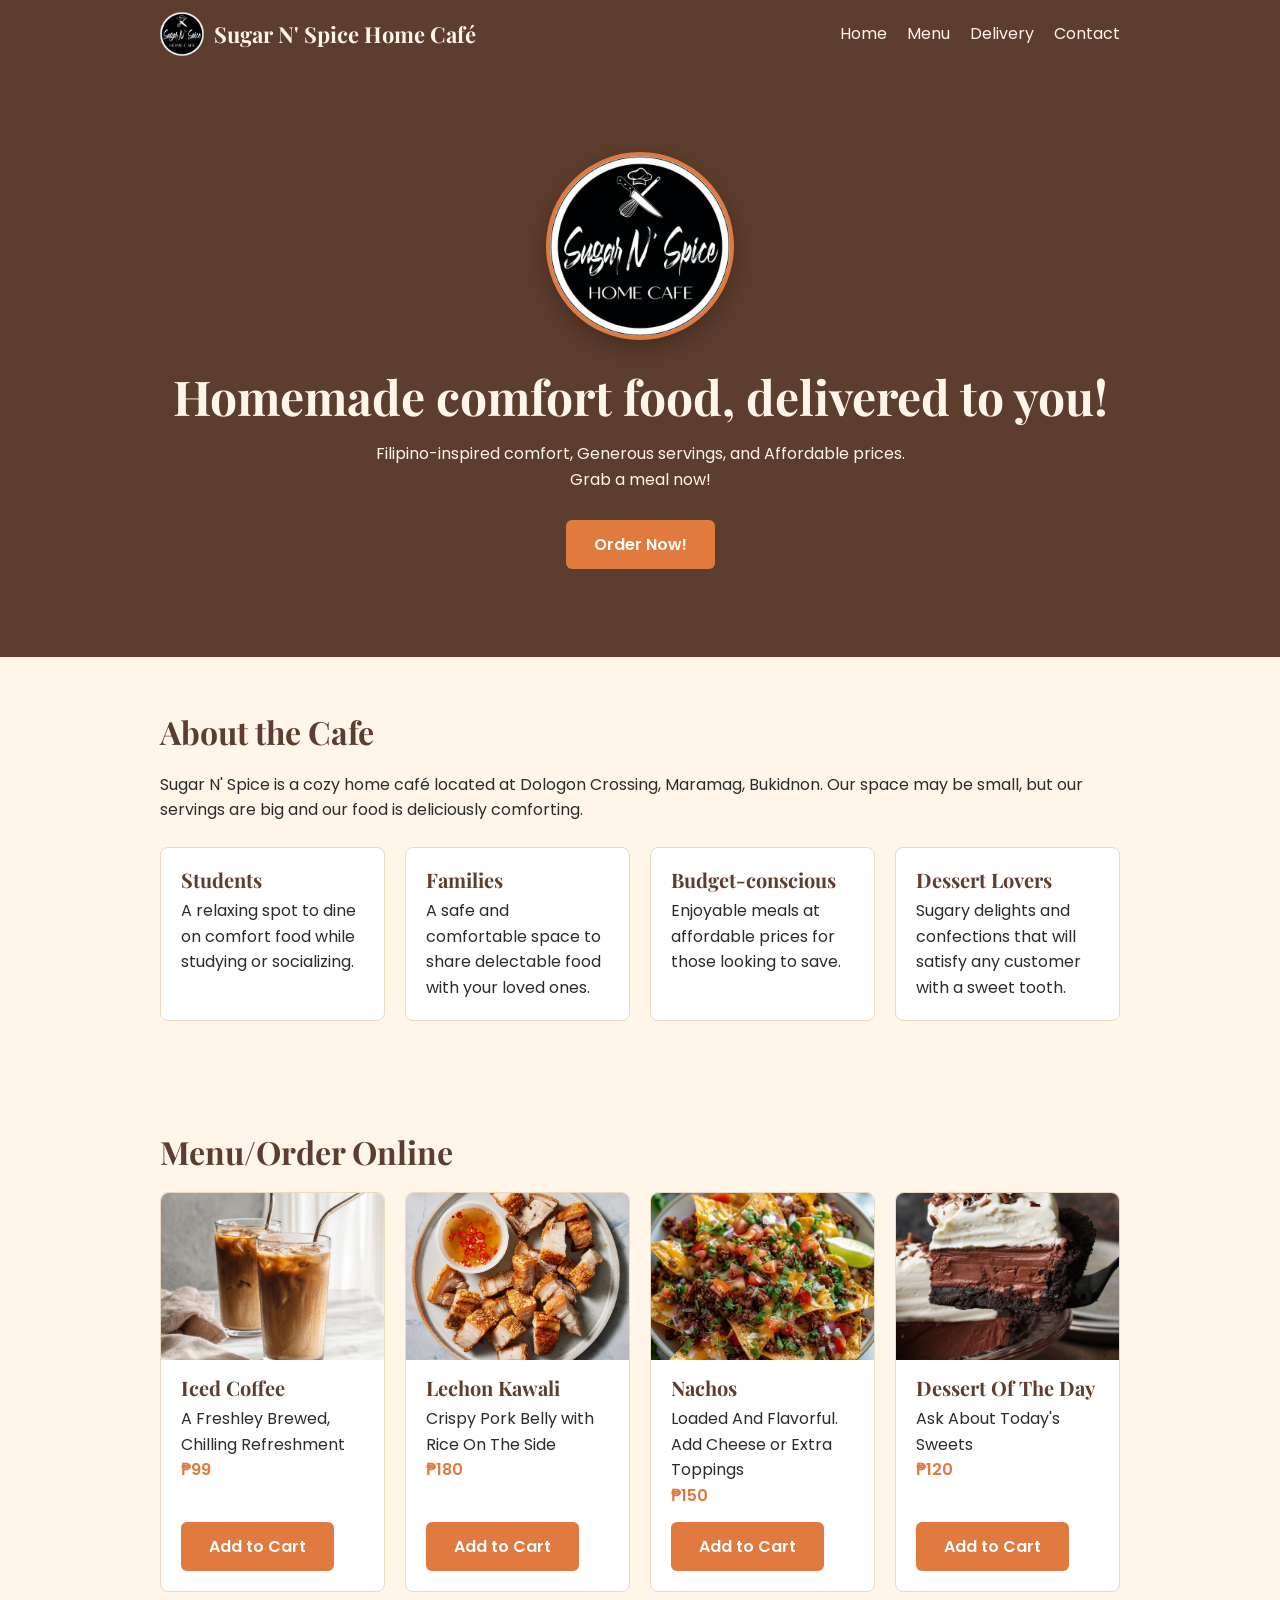
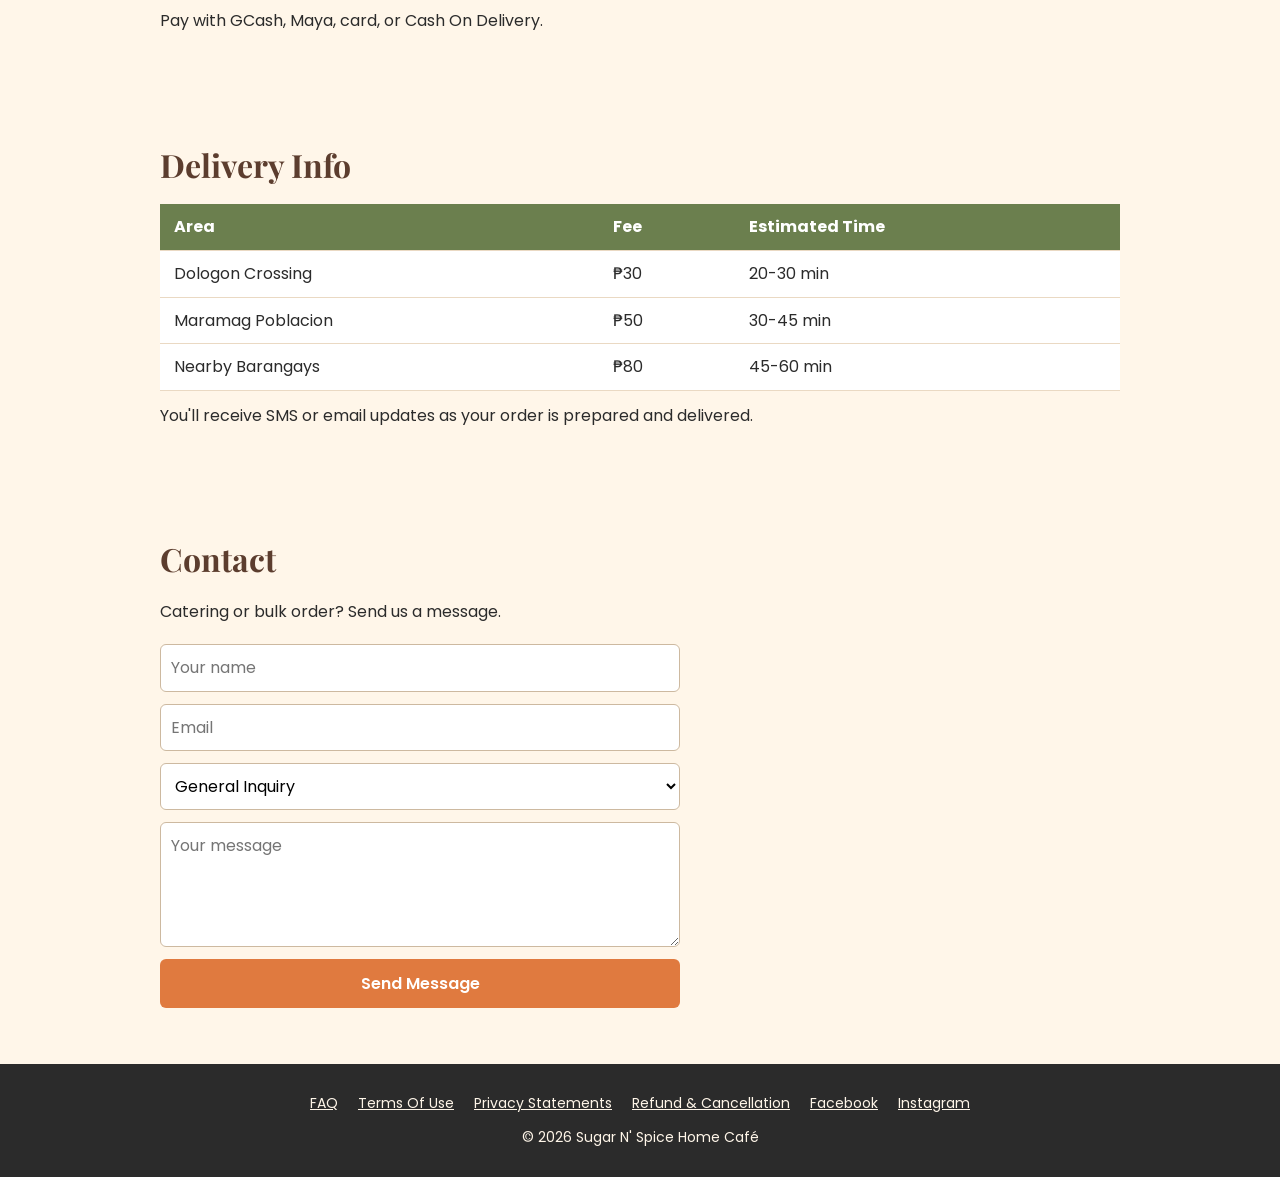
<file: index.html>
<!DOCTYPE html>
<html lang="en">
    <head>
        <meta charset="UTF-8">
        <meta name="viewport" content="width=device-width, initial-scale=1">
        <title>Sugar N' Spice Café</title>
        <link href="https://fonts.googleapis.com/css2?family=Playfair+Display:wght@600;700&family=Poppins:wght@400;600&display=swap" rel="stylesheet">
        <link rel="stylesheet" href="css/style.css">
    </head>
    <body>
        <header>
            <nav>
                <a class="logo" href="#home"><img src="images/logo.avif" alt="Sugar N' Spice logo">Sugar N' Spice Home Café</a>
                <ul>
                    <li><a href="#home">Home</a></li>
                    <li><a href="menu.html">Menu</a></li>
                    <li><a href="delivery.html">Delivery</a></li>
                    <li><a href="contact.html">Contact</a></li>
                </ul>
            </nav>
        </header>


        <section class="hero" id="home">
            <img class="hero-logo" src="images/logo.avif" alt="Sugar N' Spice Home Cafe logo">
            <h1>Homemade comfort food, delivered to you!</h1>
            <p>Filipino-inspired comfort, Generous servings, and Affordable prices. Grab a meal now!    </p>
            <a class="btn" href="menu.html">Order Now!</a>
        </section>

        <section>
            <h2>About the Cafe</h2>
            <p>Sugar N' Spice is a cozy home café located at Dologon Crossing, Maramag, Bukidnon. Our space may be small, but our servings are big and our food is deliciously comforting.</p>
            <div class="grid" style="margin-top:24px">
                <div class="card"><h3>Students</h3><p>A relaxing spot to dine on comfort food while studying or socializing.</p></div>
                <div class="card"><h3>Families</h3><p>A safe and comfortable space to share delectable food with your loved ones.</p></div>
                <div class="card"><h3>Budget-conscious</h3><p>Enjoyable meals at affordable prices for those looking to save.</p></div>
                <div class="card"><h3>Dessert Lovers</h3><p>Sugary delights and confections that will satisfy any customer with a sweet tooth.</p></div>
            </div>
        </section>


        <section id="menu">
            <h2>Menu/Order Online</h2>
            <div class="grid">
                <div class="card"><img class="card-img" src="images/two-glasses-thai-iced-coffee.jpg" alt="Iced coffee served in two tall glasses with metal straws" loading="lazy"><h3>Iced Coffee</h3><p>A Freshley Brewed, Chilling Refreshment</p><p class="price">₱99</p><a class="btn" href="#">Add to Cart</a></div>
                <div class="card"><img class="card-img" src="images/ND-Lechon-Kawali-bflv-threeByTwoLargeAt2X.jpg" alt="Crispy lechon kawali pork belly cubes with a chili dipping sauce" loading="lazy"><h3>Lechon Kawali</h3><p>Crispy Pork Belly with Rice On The Side</p><p class="price">₱180</p><a class="btn" href="#">Add to Cart</a></div>
                <div class="card"><img class="card-img" src="images/nachos.jpg" alt="Nachos topped with ground beef, melted cheese, tomatoes and cilantro" loading="lazy"><h3>Nachos</h3><p>Loaded And Flavorful. Add Cheese or Extra Toppings</p><p class="price">₱150</p><a class="btn" href="#">Add to Cart</a></div>
                <div class="card"><img class="card-img" src="images/chocolate-cream-pie-93-1.jpg" alt="Slice of chocolate cream pie with whipped cream and chocolate shavings" loading="lazy"><h3>Dessert Of The Day</h3><p>Ask About Today's Sweets</p><p class="price">₱120</p><a class="btn" href="#">Add to Cart</a></div>
            </div>
            <p style="margin-top:16px">Pay with GCash, Maya, card, or Cash On Delivery.</p>
        </section>


        <section id="delivery">
            <h2>Delivery Info</h2>
            <table>
                <tr><th>Area</th><th>Fee</th><th>Estimated Time</th></tr>
                <tr><td>Dologon Crossing</td><td>₱30</td><td>20-30 min</td></tr>
                <tr><td>Maramag Poblacion</td><td>₱50</td><td>30-45 min</td></tr>
                <tr><td>Nearby Barangays</td><td>₱80</td><td>45-60 min</td></tr>
            </table>
            <p style="margin-top:12px">You'll receive SMS or email updates as your order is prepared and delivered.</p>
        </section>

        <section id="contact">
            <h2>Contact</h2>
            <p style="margin-bottom:20px">Catering or bulk order? Send us a message.</p>
            <form>
                <input type="text" placeholder="Your name" required>
                <input type="email" placeholder="Email" required>
                <select><option>General Inquiry</option><option>Catering</option><option>Bulk Order</option></select>
                <textarea rows="4" placeholder="Your message"></textarea>
                <button class="btn" type="submit">Send Message</button>
            </form>
        </section>
       

        <footer>
            <ul>
                <li><a href="#">FAQ</a></li>
                <li><a href="#">Terms Of Use</a></li>
                <li><a href="#">Privacy Statements</a></li>
                <li><a href="#">Refund &amp; Cancellation</a></li>
                <li><a href="#">Facebook</a></li>
                <li><a href="#">Instagram</a></li>
            </ul>
            <p>© 2026 Sugar N' Spice Home Café</p>
        </footer>
    </body>
</html>
</file>
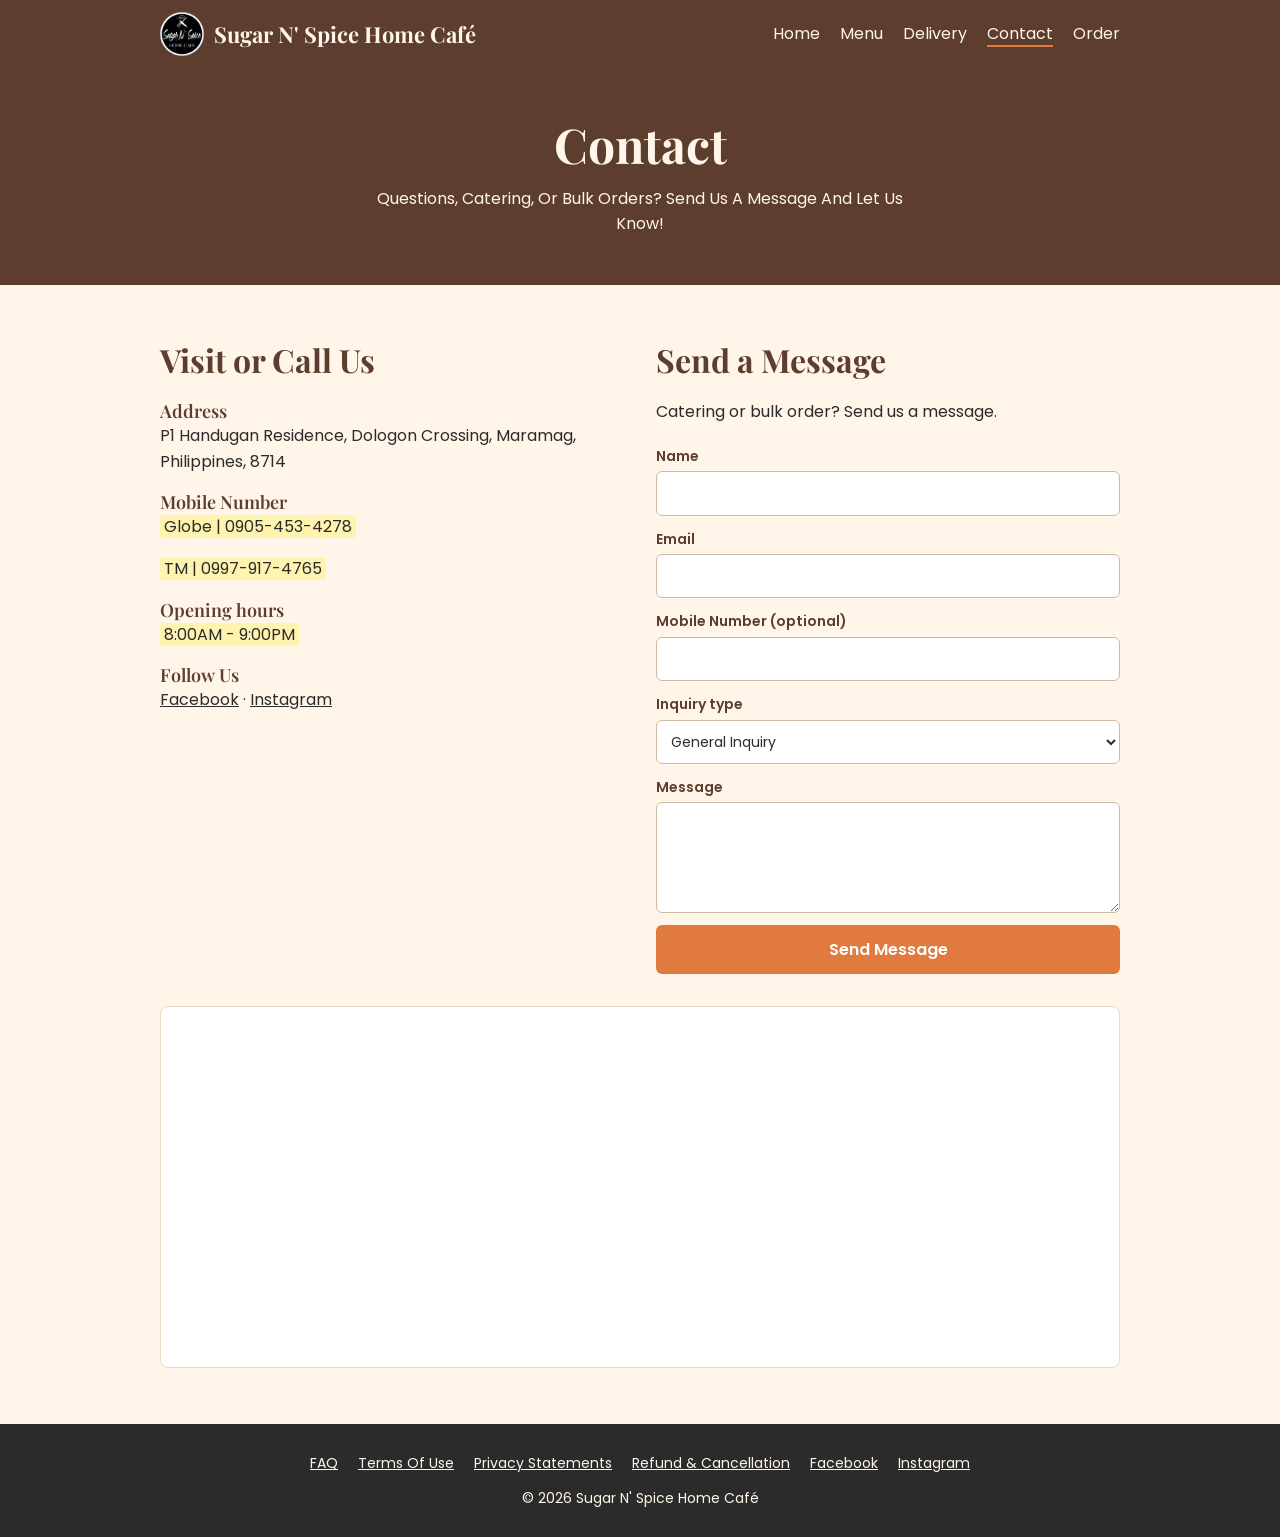
<file: contact.html>
<!DOCTYPE html>
<html lang="en">
    <head>
        <meta charset="UTF-8">
        <meta name="viewport" content="width=device-width, initial-scale=1">
        <title>Contact | Sugar N' Spice Café</title>
        <link href="https://fonts.googleapis.com/css2?family=Playfair+Display:wght@600;700&family=Poppins:wght@400;600&display=swap" rel="stylesheet">
        <link rel="stylesheet" href="css/style.css">
        <link rel="stylesheet" href="css/contact.css">
    </head>
    <body>
        <header>
            <nav aria-label="Main">
                <a class="logo" href="index.html"><img src="images/logo.avif" alt="Sugar N' Spice Home Café">Sugar N' Spice Home Café</a>
                <ul>
                    <li><a href="index.html">Home</a></li>
                    <li><a href="menu.html">Menu</a></li>
                    <li><a href="delivery.html">Delivery</a></li>
                    <li><a href="contact.html" aria-current="page">Contact</a></li>
                    <li><a href="menu.html#order-details">Order</a></li>
                </ul>
            </nav>
        </header>

        <section class="page-head">
            <h1>Contact</h1>
            <p>Questions, Catering, Or Bulk Orders? Send Us A Message And Let Us Know! </p>
        </section>

        <section id="contact">
            <div class="contact-layout">
                <div>
                    <h2>Visit or Call Us</h2>
                    <ul class="details">
                        <li><strong>Address</strong>P1 Handugan Residence, Dologon Crossing, Maramag, Philippines, 8714</li>
                        <li><strong>Mobile Number</strong><span class="placeholder">Globe | 0905-453-4278</span></li>
                        <li><span class="placeholder">TM | 0997-917-4765</span></li>
                        <li><strong>Opening hours</strong><span class="placeholder">8:00AM - 9:00PM</span></li>
                        <li><strong>Follow Us</strong><a href="#">Facebook</a> &middot; <a href="#">Instagram</a></li>
                    </ul>
                </div>

                <div>
                    <h2>Send a Message</h2>
                    <p style="margin-bottom: 20px;">Catering or bulk order? Send us a message.</p>
                    <form id="contact-form">
                        <label class="field">Name
                            <input type="text" name="name" autocomplete="name" required>
                        </label>
                        <label class="field">Email
                            <input type="email" name="email" autocomplete="email" required>
                        </label>
                        <label class="field">Mobile Number (optional)
                            <input type="tel" name="phone" autocomplete="tel" inputmode="tel">
                        </label>
                        <label class="field">Inquiry type
                            <select name="type"><option>General Inquiry</option><option>Catering</option><option>Bulk Order</option></select>
                        </label>
                        <label class="field">Message
                            <textarea name="message" rows="4" required></textarea>
                        </label>
                        <button class="btn" type="submit">Send Message</button>
                    </form>
                </div>
            </div>

            <div class="map">
                <iframe title="Sugar N' Spice Home Café location" loading="lazy" referrerpolicy="no-referrer-when-downgrade" src="https://www.google.com/maps?q=Dologon+Crossing,+Maramag,+Bukidnon&amp;output=embed"></iframe>
            </div>
        </section>

        <footer>
            <ul>
                <li><a href="#">FAQ</a></li>
                <li><a href="#">Terms Of Use</a></li>
                <li><a href="#">Privacy Statements</a></li>
                <li><a href="#">Refund &amp; Cancellation</a></li>
                <li><a href="#">Facebook</a></li>
                <li><a href="#">Instagram</a></li>
            </ul>
            <p>© 2026 Sugar N' Spice Home Café</p>
        </footer>
    </body>
</html>
</file>
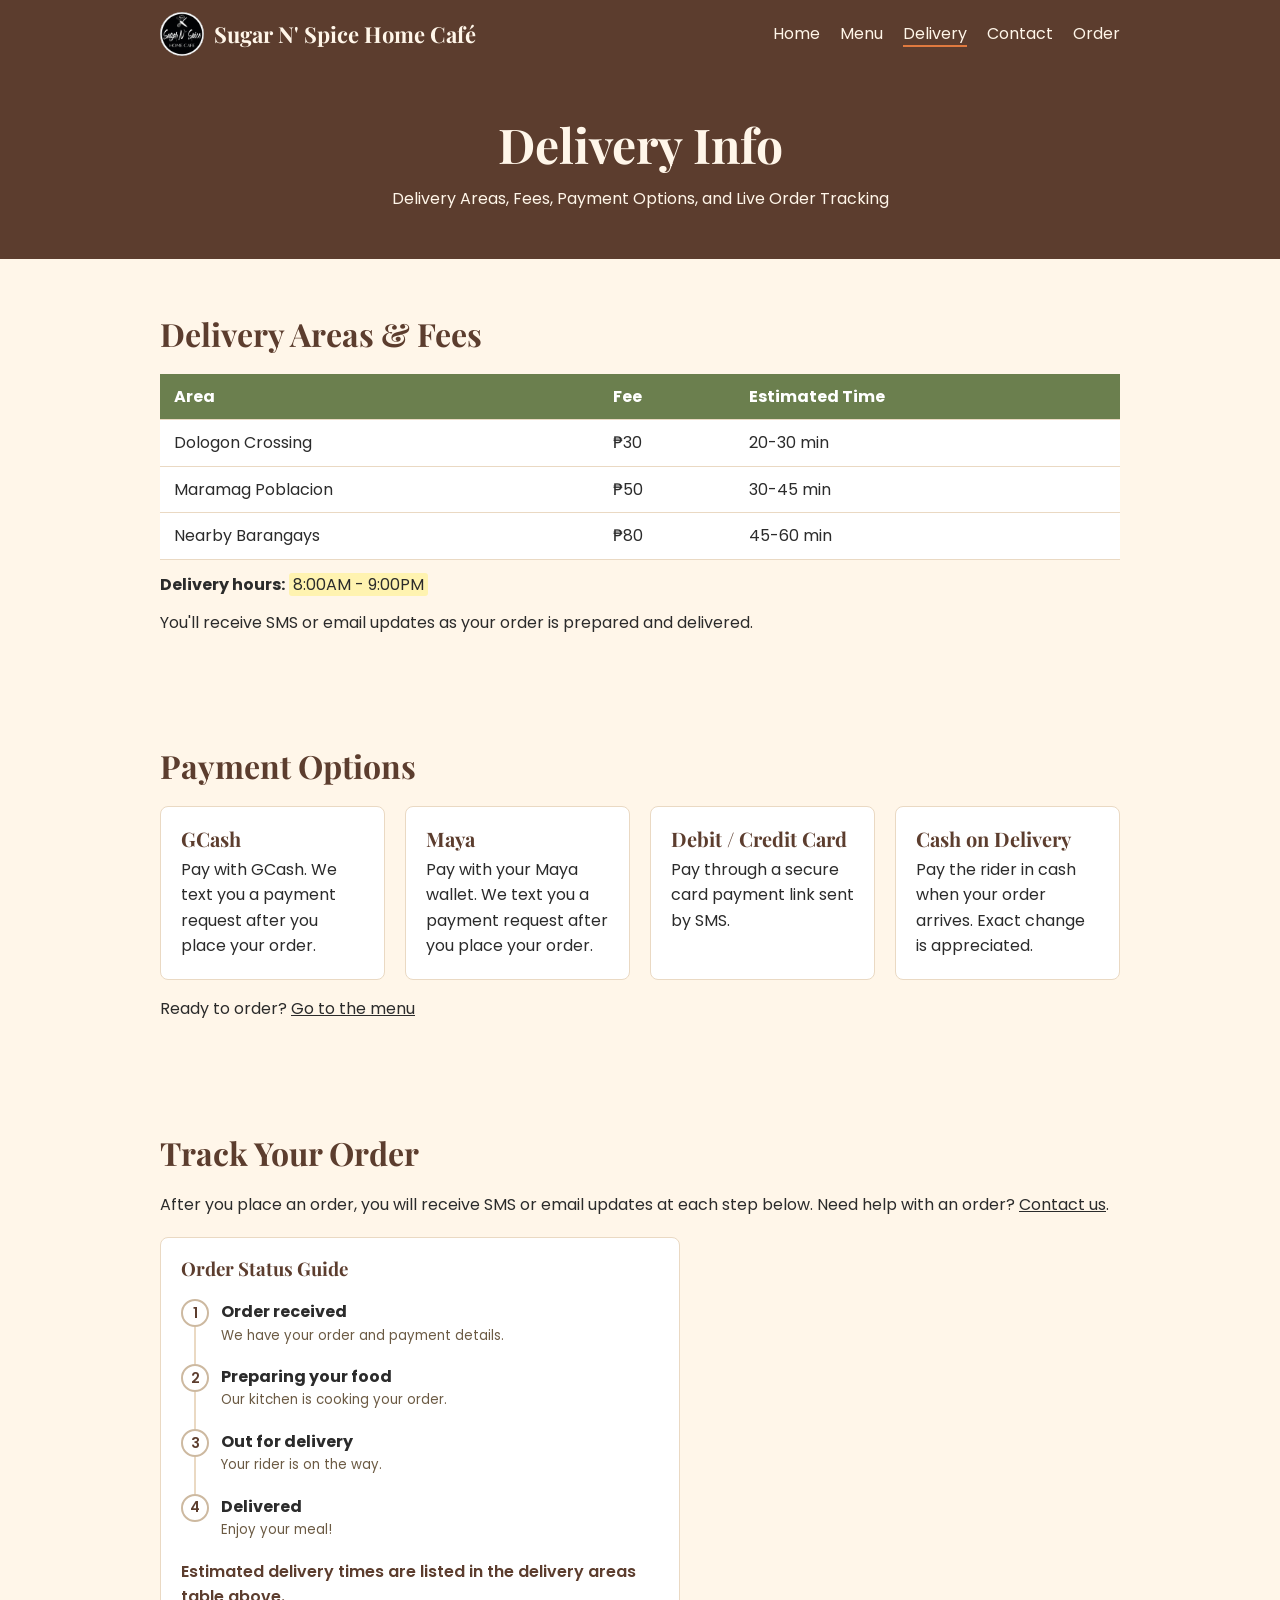
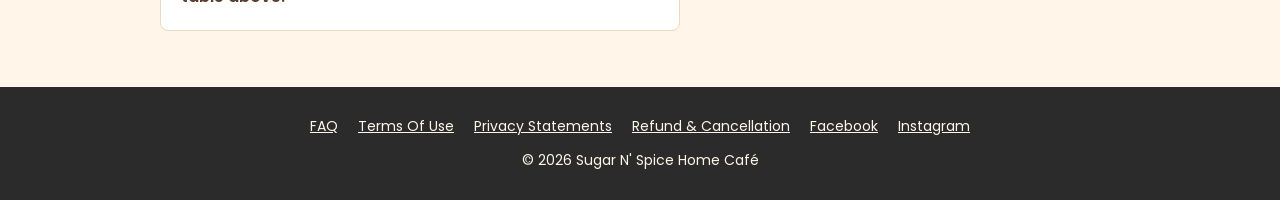
<file: delivery.html>
<!DOCTYPE html>
<html lang="en">
    <head>
        <meta charset="UTF-8">
        <meta name="viewport" content="width=device-width, initial-scale=1">
        <title>Delivery & Order Tracking | Sugar N' Spice Home Café</title>
        <link href="https://fonts.googleapis.com/css2?family=Playfair+Display:wght@600;700&family=Poppins:wght@400;600&display=swap" rel="stylesheet">
        <link rel="stylesheet" href="css/style.css">
        <link rel="stylesheet" href="css/delivery.css">
    </head>
    <body>
        <header>
            <nav aria-label="Main">
                <a class="logo" href="index.html"><img src="images/logo.avif" alt="Sugar N' Spice Home Café">Sugar N' Spice Home Café</a>
                <ul>
                    <li><a href="index.html">Home</a></li>
                    <li><a href="menu.html">Menu</a></li>
                    <li><a href="delivery.html" aria-current="page">Delivery</a></li>
                    <li><a href="contact.html">Contact</a></li>
                    <li><a href="menu.html#order-details">Order</a></li>
                </ul>
            </nav>
        </header>

        <section class="page-head">
            <h1>Delivery Info</h1>
            <p>Delivery Areas, Fees, Payment Options, and Live Order Tracking</p>
        </section>


        <section id="zones">
            <h2>Delivery Areas &amp; Fees</h2>
            <table>
                <tr><th>Area</th><th>Fee</th><th>Estimated Time</th></tr>
                <tr><td>Dologon Crossing</td><td>₱30</td><td>20-30 min</td></tr>
                <tr><td>Maramag Poblacion</td><td>₱50</td><td>30-45 min</td></tr>
                <tr><td>Nearby Barangays</td><td>₱80</td><td>45-60 min</td></tr>
            </table>
            <p style="margin-top:12px"><strong>Delivery hours:</strong> <span class="placeholder">8:00AM - 9:00PM</span></p>
            <p style="margin-top:12px">You'll receive SMS or email updates as your order is prepared and delivered.</p>
        </section>


        <section id="payments">
            <h2>Payment Options</h2>
            <div class="grid">
                <div class="card"><h3>GCash</h3><p>Pay with GCash. We text you a payment request after you place your order.</p></div>
                <div class="card"><h3>Maya</h3><p>Pay with your Maya wallet. We text you a payment request after you place your order.</p></div>
                <div class="card"><h3>Debit / Credit Card</h3><p>Pay through a secure card payment link sent by SMS.</p></div>
                <div class="card"><h3>Cash on Delivery</h3><p>Pay the rider in cash when your order arrives. Exact change is appreciated.</p></div>
            </div>
            <p style="margin-top: 16px;">Ready to order? <a href="menu.html">Go to the menu</a></p>
        </section>


        <section id="track">
            <h2>Track Your Order</h2>
            <p style="margin-bottom: 20px;">After you place an order, you will receive SMS or email updates at each step below. Need help with an order? <a href="contact.html">Contact us</a>.</p>
            <div class="track-card">
                <h3>Order Status Guide</h3>
                <ol class="steps">
                    <li class="step"><span class="dot" aria-hidden="true">1</span><div><strong>Order received</strong><small>We have your order and payment details.</small></div></li>
                    <li class="step"><span class="dot" aria-hidden="true">2</span><div><strong>Preparing your food</strong><small>Our kitchen is cooking your order.</small></div></li>
                    <li class="step"><span class="dot" aria-hidden="true">3</span><div><strong>Out for delivery</strong><small>Your rider is on the way.</small></div></li>
                    <li class="step"><span class="dot" aria-hidden="true">4</span><div><strong>Delivered</strong><small>Enjoy your meal!</small></div></li>
                </ol>
                <p class="eta">Estimated delivery times are listed in the delivery areas table above.</p>
            </div>
        </section>

        
    <footer>
        <ul>
            <li><a href="#">FAQ</a></li>
            <li><a href="#">Terms Of Use</a></li>
            <li><a href="#">Privacy Statements</a></li>
            <li><a href="#">Refund &amp; Cancellation</a></li>
            <li><a href="#">Facebook</a></li>
            <li><a href="#">Instagram</a></li>
        </ul>
        <p>© 2026 Sugar N' Spice Home Café</p>
    </footer>
    </body>
</html>
</file>
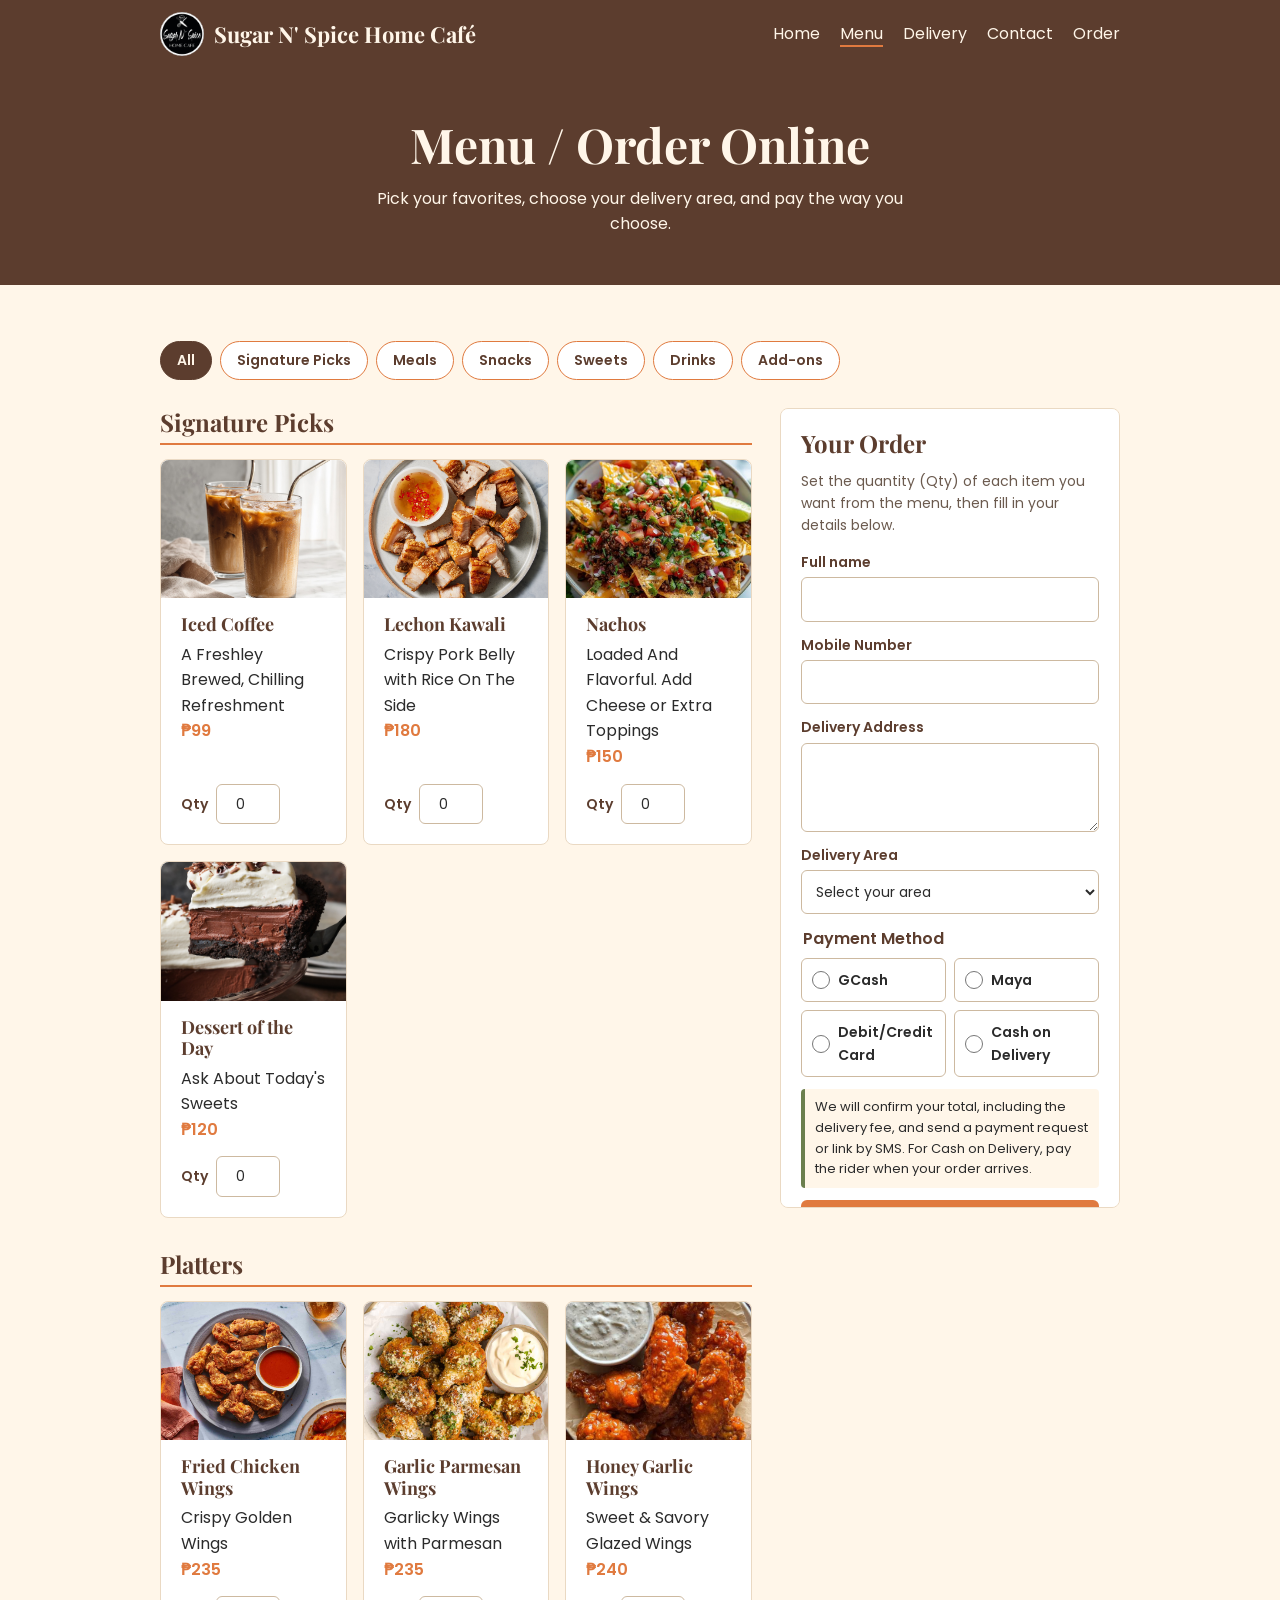
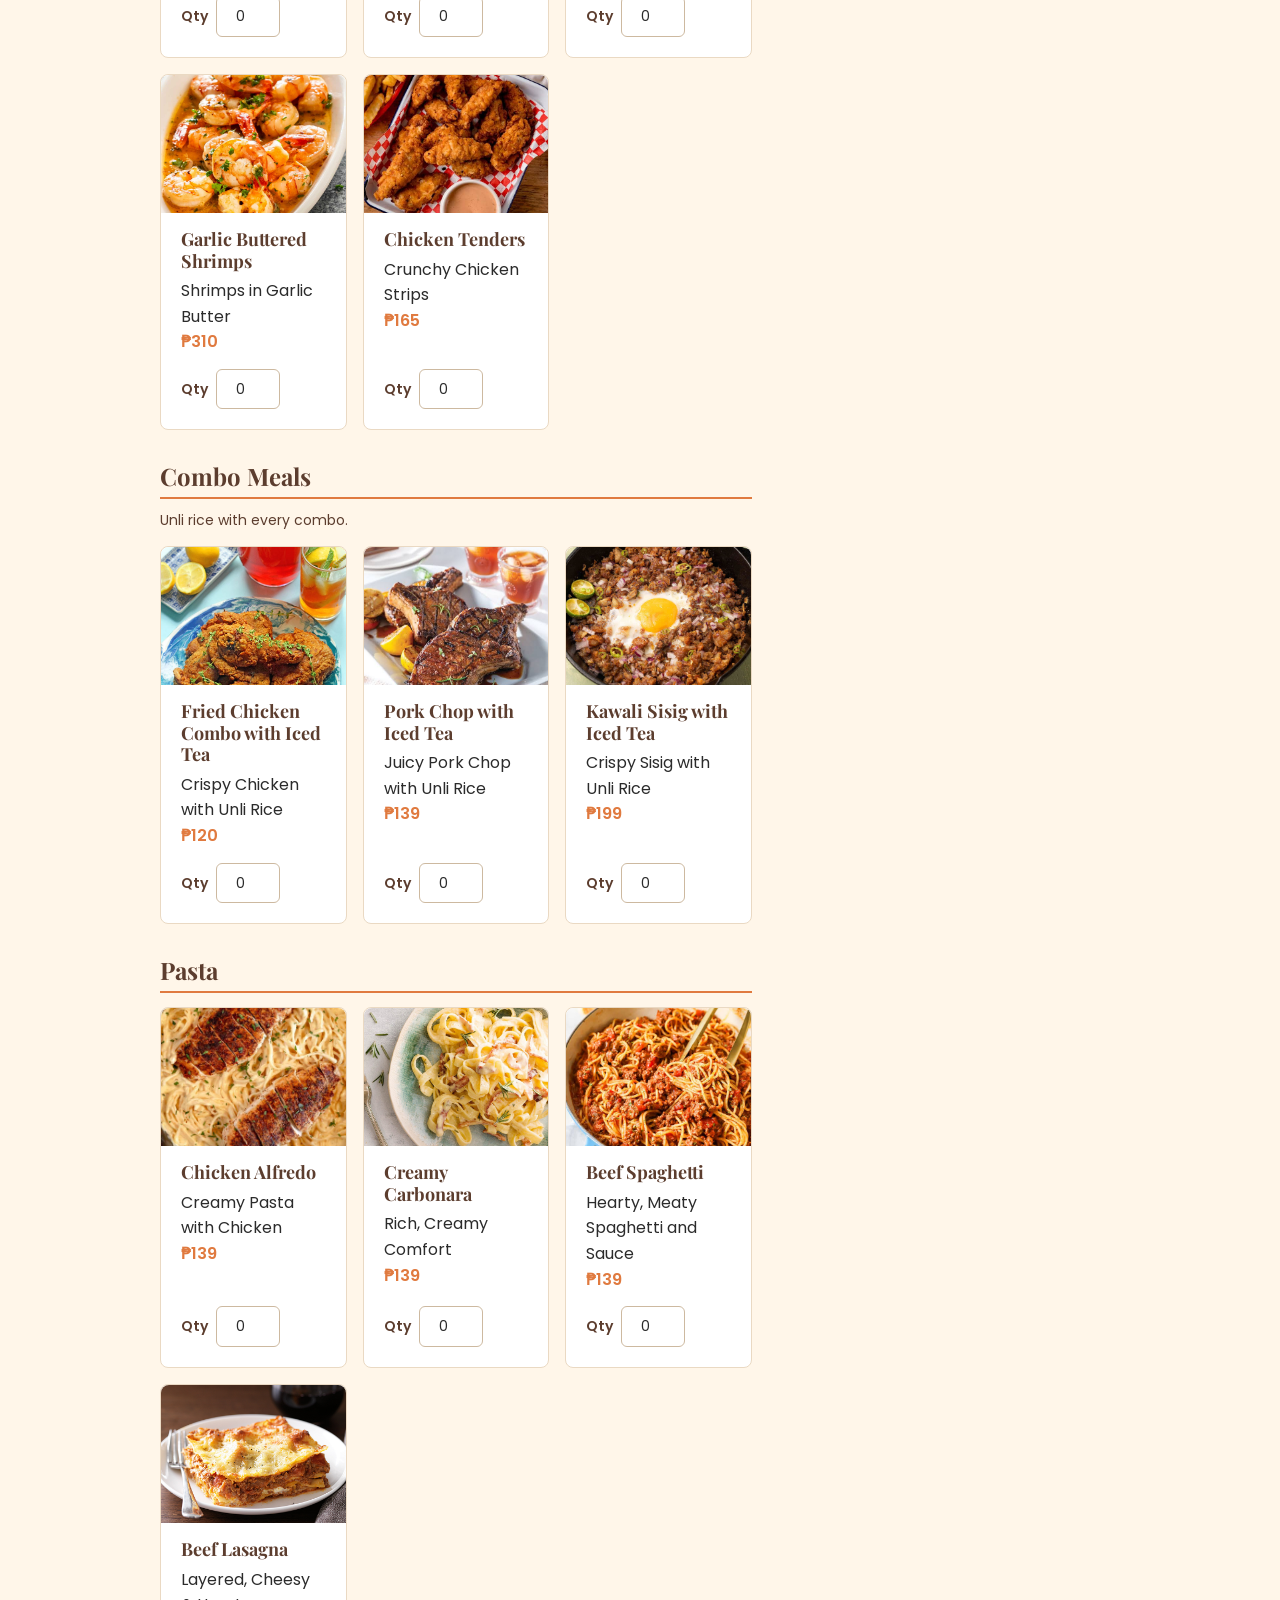
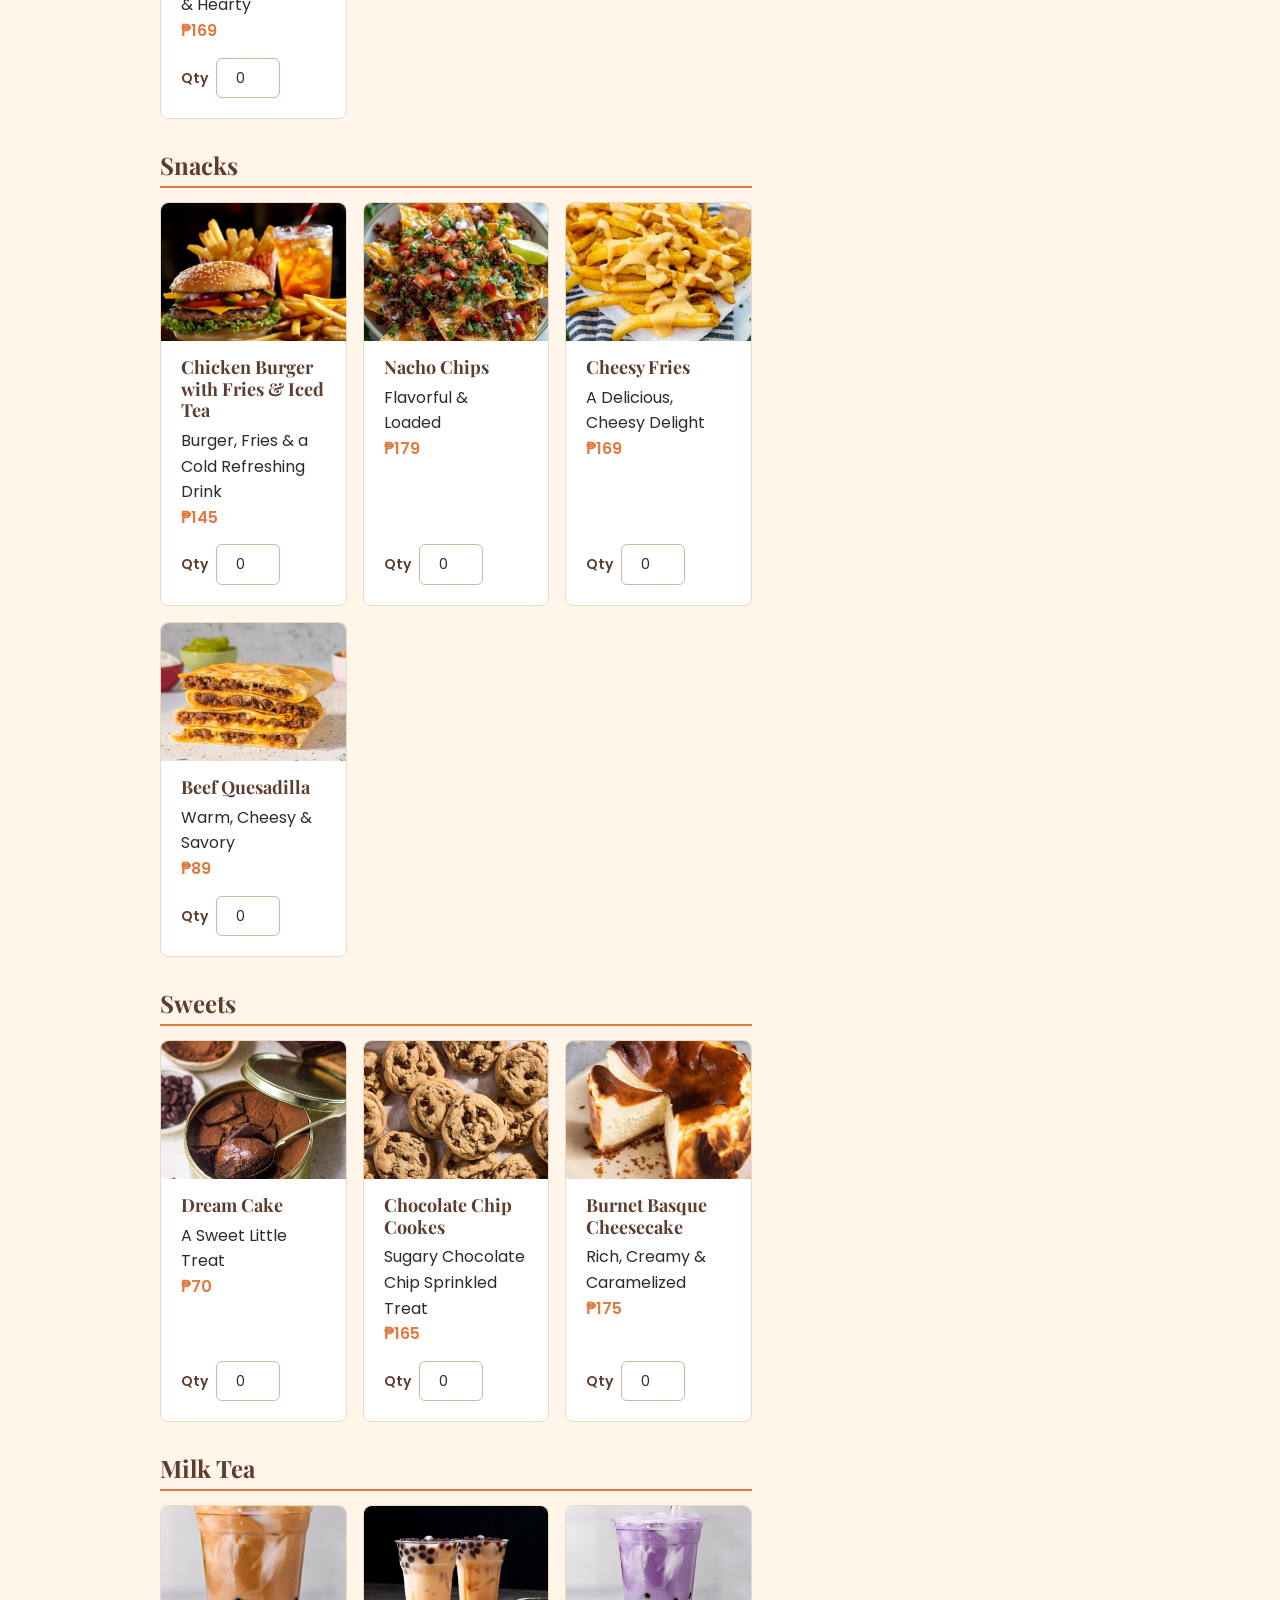
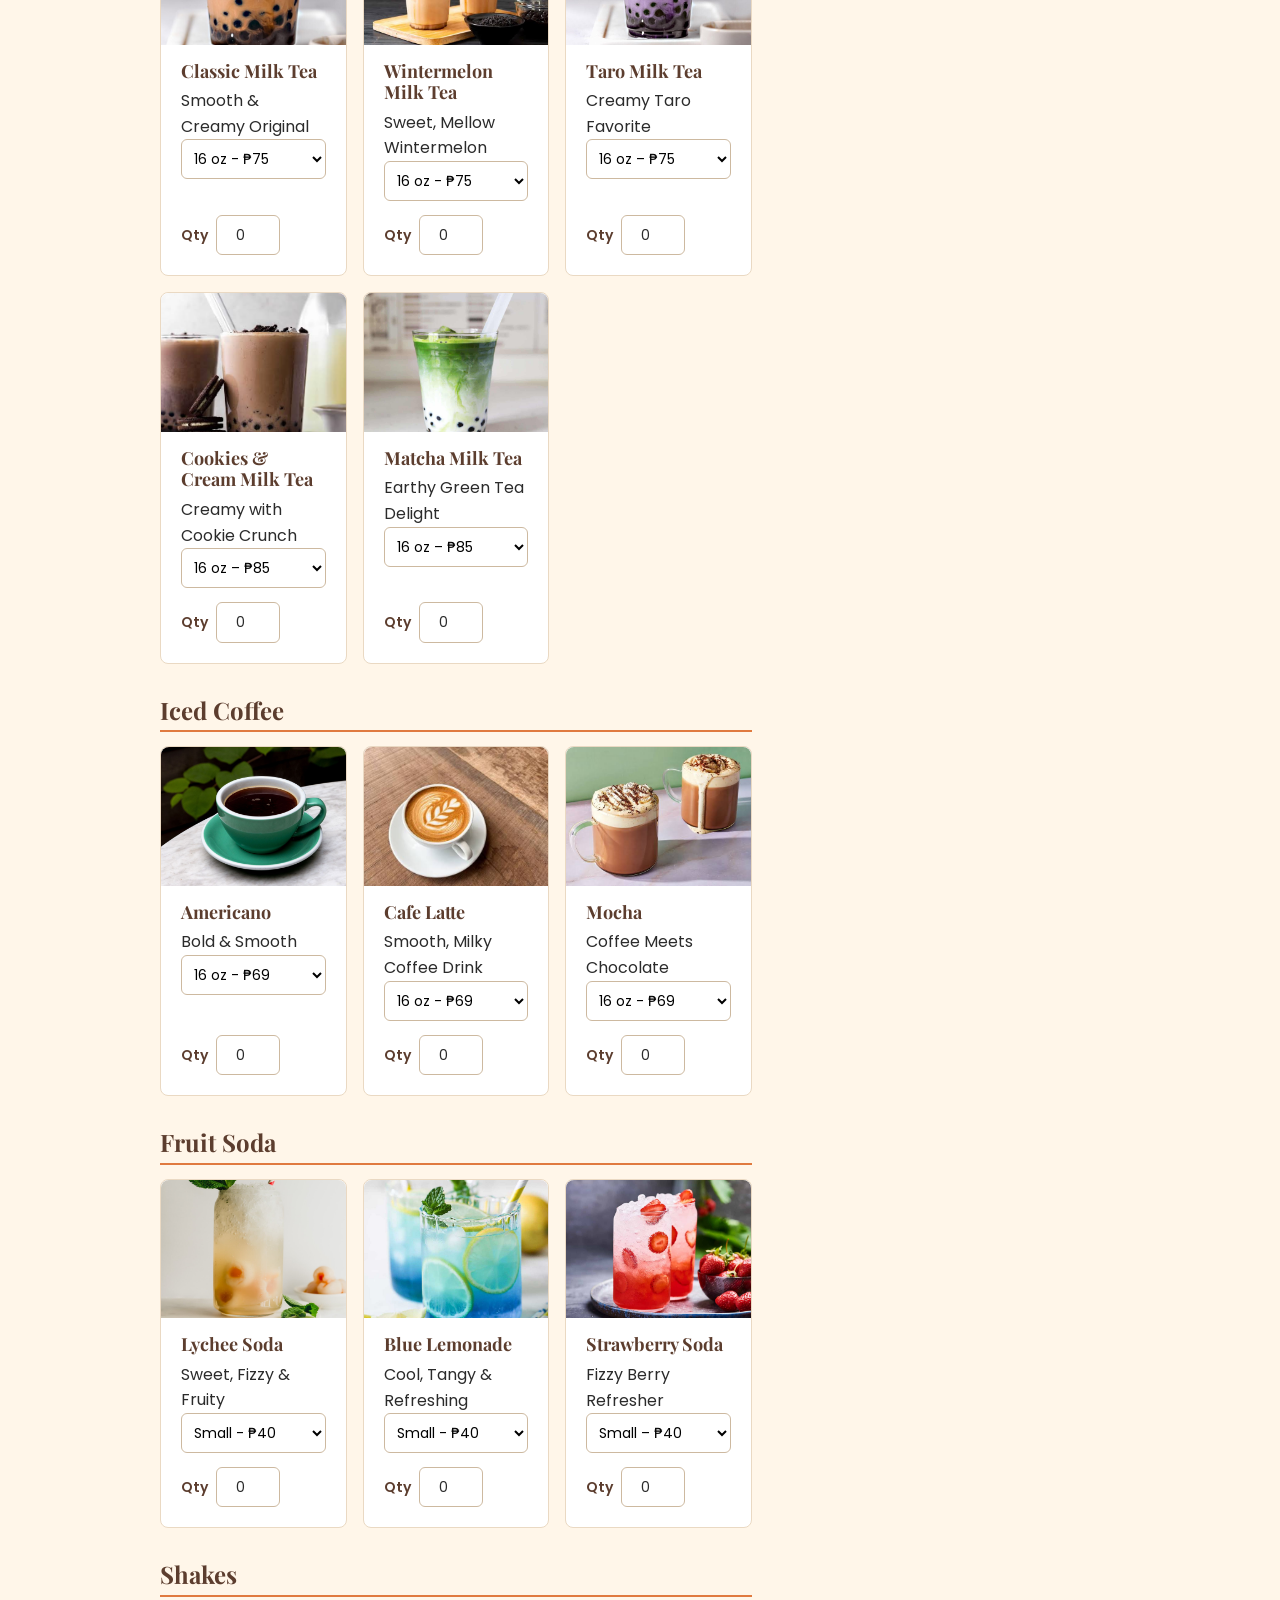
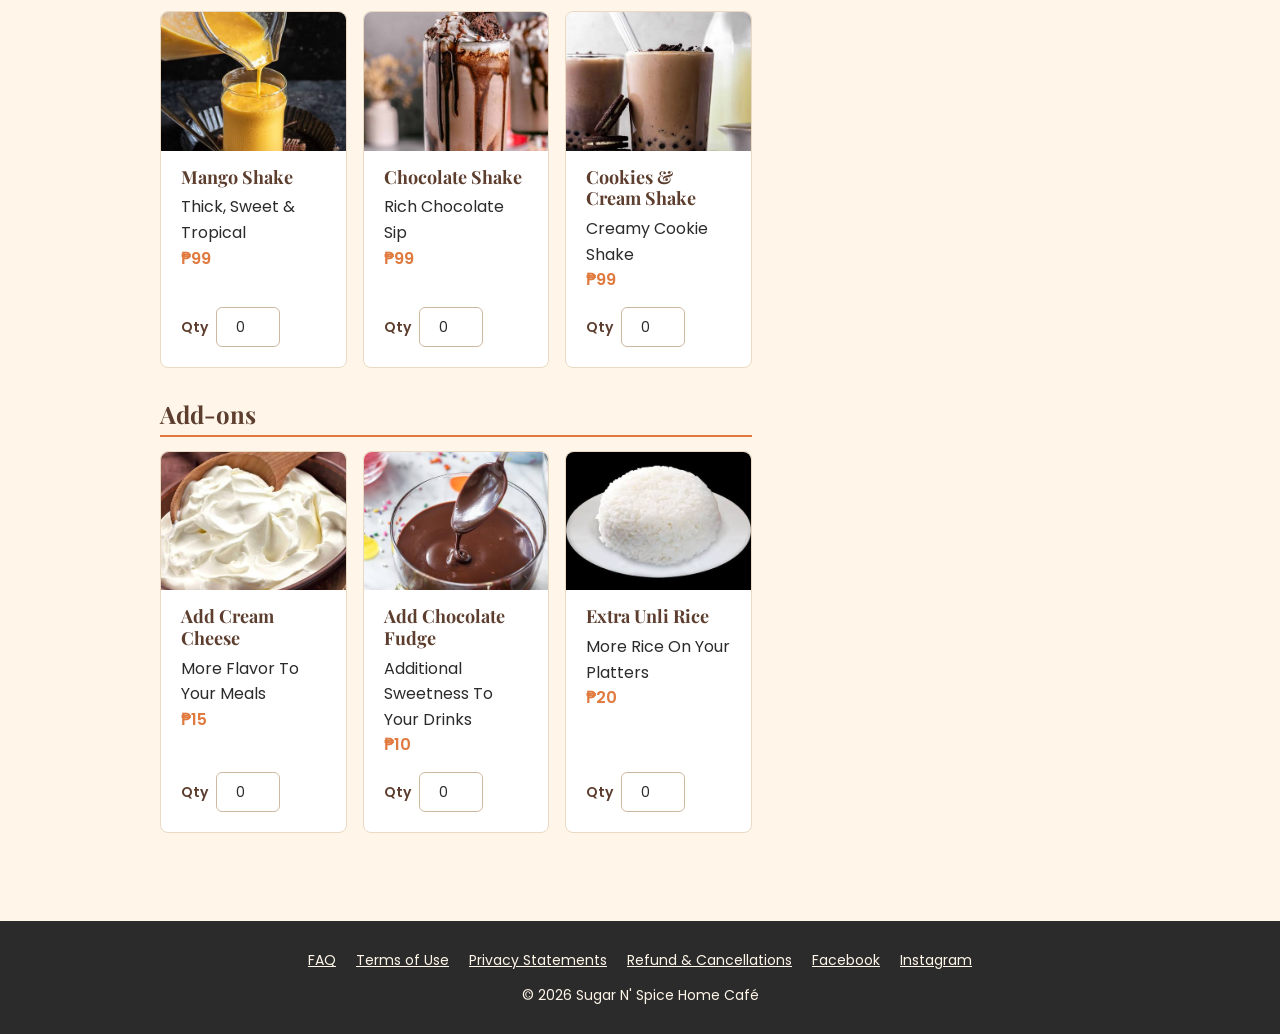
<file: menu.html>
<!DOCTYPE html>
<html lang="en">
    <head>
        <meta charset="UTF-8">
        <meta name="viewport" content="width=device-width, initial-scale=1">
        <title>Menu & Order Online | Sugar N' Spice Home Café</title>
        <link href="https://fonts.googleapis.com/css2?family=Playfair+Display:wght@600;700&family=Poppins:wght@400;600&display=swap" rel="stylesheet">
        <link rel="stylesheet" href="css/style.css">
        <link rel="stylesheet" href="css/menu.css">
    </head>
    <body>
        <header>
            <nav aria-label="Main">
                <a class="logo" href="index.html"><img src="images/logo.avif" alt="Sugar N' Spice">Sugar N' Spice Home Café</a>

                <ul>
                    <li><a href="index.html">Home</a></li>
                    <li><a href="menu.html" aria-current="page">Menu</a></li>
                    <li><a href="delivery.html">Delivery</a></li>
                    <li><a href="contact.html">Contact</a></li>
                    <li><a href="menu.html#order-details">Order</a></li>
                </ul>
            </nav>
        </header>

        <section class="page-head">
            <h1>Menu / Order Online</h1>
            <p>Pick your favorites, choose your delivery area, and pay the way you choose.</p>
        </section>


        <section id="order">
            <input class="filter-input" type="radio" name="filter" id="f-all" checked>
            <input class="filter-input" type="radio" name="filter" id="f-signature">
            <input class="filter-input" type="radio" name="filter" id="f-meals">
            <input class="filter-input" type="radio" name="filter" id="f-snacks">
            <input class="filter-input" type="radio" name="filter" id="f-sweets">
            <input class="filter-input" type="radio" name="filter" id="f-drinks">
            <input class="filter-input" type="radio" name="filter" id="f-addons">

            <div class="filters" role="group" aria-label="Filter menu by category">
                <label class="chip" for="f-all">All</label>
                <label class="chip" for="f-signature">Signature Picks</label>
                <label class="chip" for="f-meals">Meals</label>
                <label class="chip" for="f-snacks">Snacks</label>
                <label class="chip" for="f-sweets">Sweets</label>
                <label class="chip" for="f-drinks">Drinks</label>
                <label class="chip" for="f-addons">Add-ons</label>
            </div>

            <div class="store">
                <div class="menu">
                    <div class="menu-cat" data-group="signature" id="signature">
                        <h3>Signature Picks</h3>
                        <div class="grid">
                            <article class="card">
                                <img class="card-img" src="images/two-glasses-thai-iced-coffee.jpg" alt="Iced Coffee" loading="lazy">
                                <h3>Iced Coffee</h3><p>A Freshley Brewed, Chilling Refreshment</p><p class="price">₱99</p>
                                <label class="qty-field">Qty <input type="number" name="qty_iced_coffee" form="order-form" min="0" max="20" value="0" inputmode="numeric" aria-label="Quantity of Iced Coffee"></label>
                            </article>
                            <article class="card">
                                <img class="card-img" src="images/ND-Lechon-Kawali-bflv-threeByTwoLargeAt2X.jpg" alt="Crispy Lechon Kawali" loading="lazy">
                                <h3>Lechon Kawali</h3><p>Crispy Pork Belly with Rice On The Side</p><p class="price">₱180</p>
                                <label class="qty-field">Qty <input type="number" name="qty_lechon_kawali" form="order-form" min="0" max="20" value="0" inputmode="numeric" aria-label="Quantity of Lechon Kawali"></label>
                            </article>
                            <article class="card">
                                <img class="card-img" src="images/nachos.jpg" alt="Nachos" loading="lazy">
                                <h3>Nachos</h3><p>Loaded And Flavorful. Add Cheese or Extra Toppings</p><p class="price">₱150</p>
                                <label class="qty-field">Qty <input type="number" name="qty_nachos" form="order-form" min="0" max="20" value="0" inputmode="numeric" aria-label="Quantity of Nachos"></label>
                            </article>
                            <article class="card">
                                <img class="card-img" src="images/chocolate-cream-pie-93-1.jpg" alt="Chocolate cream pie" loading="lazy">
                                <h3>Dessert of the Day</h3><p>Ask About Today's Sweets</p><p class="price">₱120</p>
                                <label class="qty-field">Qty <input type="number" name="qty_dessert_of_the_day" form="order-form" min="0" max="20" value="0" inputmode="numeric" aria-label="Quantity of Dessert of the Day"></label>
                            </article>
                        </div>
                    </div>

                    <div class="menu-cat" data-group="meals">
                        <h3>Platters</h3>
                        <div class="grid">
                            <article class="card">
                                <img class="card-img" src="images/chickenwings.jpg" alt="Chicken Wings" loading="lazy">
                                <h3>Fried Chicken Wings</h3><p>Crispy Golden Wings</p><p class="price">₱235</p>
                                <label class="qty-field">Qty <input type="number" name="qty_fried_chicken_wings" form="order-form" min="0" max="20" value="0" inputmode="numeric" aria-label="Quantity of Fried Chicken Wings"></label>
                            </article>
                            <article class="card">
                                <img class="card-img" src="images/parmesan wings.jpg" alt="Parmesan Wings" loading="lazy">
                                <h3>Garlic Parmesan Wings</h3><p>Garlicky Wings with Parmesan</p><p class="price">₱235</p>
                                <label class="qty-field">Qty <input type="number" name="qty_garlic_parmesan_wings" form="order-form" min="0" max="20" value="0" inputmode="numeric" aria-label="Quantity of Garlic Parmesan Wings"></label>
                            </article>
                            <article class="card">
                                <img class="card-img" src="images/honeygarlic.jpg" alt="Honey Garlic Wings" loading="lazy">
                                <h3>Honey Garlic Wings</h3><p>Sweet & Savory Glazed Wings</p><p class="price">₱240</p>
                                <label class="qty-field">Qty <input type="number" name="qty_honey_garlic_wings" form="order-form" min="0" max="20" value="0" inputmode="numeric" aria-label="Quantity of Honey Garlic Wings"></label>
                            </article>
                            <article class="card">
                                <img class="card-img" src="images/buttershrimp.jpg" alt="Garlic Buttered Shrimps" loading="lazy">
                                <h3>Garlic Buttered Shrimps</h3><p>Shrimps in Garlic Butter</p><p class="price">₱310</p>
                                <label class="qty-field">Qty <input type="number" name="qty_garlic_buttered_shrimps" form="order-form" min="0" max="20" value="0" inputmode="numeric" aria-label="Quantity of Garlic Buttered Shrimps"></label>
                            </article>
                            <article class="card">
                                <img class="card-img" src="images/tenders.jpg" alt="Chicken Tenders" loading="lazy">
                                <h3>Chicken Tenders</h3><p>Crunchy Chicken Strips</p><p class="price">₱165</p>
                                <label class="qty-field">Qty <input type="number" name="qty_chicken_tenders" form="order-form" min="0" max="20" value="0" inputmode="numeric" aria-label="Quantity of Chicken Tenders"></label>
                            </article>
                        </div>
                    </div>

                    <div class="menu-cat" data-group="meals">
                        <h3>Combo Meals</h3>
                        <p class="cat-note">Unli rice with every combo.</p>
                        <div class="grid">
                            <article class="card">
                                <img class="card-img" src="images/chicken&icetea.jpg" alt="Fried Chicken Combo with Iced Tea" loading="lazy">
                                <h3>Fried Chicken Combo with Iced Tea</h3><p>Crispy Chicken with Unli Rice</p><p class="price">₱120</p>
                                <label class="qty-field">Qty <input type="number" name="qty_fried_chicken_combo_with_iced_tea" form="order-form" min="0" max="20" value="0" inputmode="numeric" aria-label="Quantity of Fried Chicken Combo with Iced Tea"></label>
                            </article>
                            <article class="card">
                                <img class="card-img" src="images/porkchop&icetea.jpg" alt="Pork Chop with Iced Tea" loading="lazy">
                                <h3>Pork Chop with Iced Tea</h3><p>Juicy Pork Chop with Unli Rice</p><p class="price">₱139</p>
                                <label class="qty-field">Qty <input type="number" name="qty_pork_chop_with_iced_tea" form="order-form" min="0" max="20" value="0" inputmode="numeric" aria-label="Quantity of Pork Chop with Iced Tea"></label>
                            </article>
                            <article class="card">
                                <img class="card-img" src="images/sisig.jpg" alt="Kawali Sisig with Iced Tea" loading="lazy">
                                <h3>Kawali Sisig with Iced Tea</h3><p>Crispy Sisig with Unli Rice</p><p class="price">₱199</p>
                                <label class="qty-field">Qty <input type="number" name="qty_kawali_sisig_with_iced_tea" form="order-form" min="0" max="20" value="0" inputmode="numeric" aria-label="Quantity of Kawali Sisig with Iced Tea"></label>
                            </article>
                        </div>
                    </div>
                    <div class="menu-cat" data-group="meals">
                        <h3>Pasta</h3>
                        <div class="grid">
                            <article class="card">
                                <img class="card-img" src="images/alfredo.jpg" alt="Chicken Alfredo" loading="lazy">
                                <h3>Chicken Alfredo</h3><p>Creamy Pasta with Chicken</p><p class="price">₱139</p>
                                <label class="qty-field">Qty <input type="number" name="qty_chicken_alfredo" form="order-form" min="0" max="20" value="0" inputmode="numeric" aria-label="Quantity of Chicken Alfredo"></label>
                            </article>
                            <article class="card">
                                <img class="card-img" src="images/carbonara.jpeg" alt="Creamy Carbonara" loading="lazy">
                                <h3>Creamy Carbonara</h3><p>Rich, Creamy Comfort</p><p class="price">₱139</p>
                                <label class="qty-field">Qty <input type="number" name="qty_creamy_carbonara" form="order-form" min="0" max="20" value="0" inputmode="numeric" aria-label="Quantity of Creamy Carbonara"></label>
                            </article>
                            <article class="card">
                                <img class="card-img" src="images/beef spaghetti.jpg" alt="Beef Spaghetti" loading="lazy">
                                <h3>Beef Spaghetti</h3><p>Hearty, Meaty Spaghetti and Sauce</p><p class="price">₱139</p>
                                <label class="qty-field">Qty <input type="number" name="qty_beef_spaghetti" form="order-form" min="0" max="20" value="0" inputmode="numeric" aria-label="Quantity of Beef Spaghetti"></label>
                            </article>
                            <article class="card">
                                <img class="card-img" src="images/lasagna.jpeg" alt="Beef Lasagna" loading="lazy">
                                <h3>Beef Lasagna</h3><p>Layered, Cheesy & Hearty</p><p class="price">₱169</p>
                                <label class="qty-field">Qty <input type="number" name="qty_beef_lasagna" form="order-form" min="0" max="20" value="0" inputmode="numeric" aria-label="Quantity of Beef Lasagna"></label>
                            </article>
                        </div>
                    </div>
                    <div class="menu-cat" data-group="snacks">
                        <h3>Snacks</h3>
                        <div class="grid">
                            <article class="card">
                                <img class="card-img" src="images/burger&icetea.jpg" alt="Chicken Burger with Fries & Iced Tea" loading="lazy">
                                <h3>Chicken Burger with Fries &amp; Iced Tea</h3><p>Burger, Fries & a Cold Refreshing Drink</p><p class="price">₱145</p>
                                <label class="qty-field">Qty <input type="number" name="qty_chicken_burger_with_fries_iced_tea" form="order-form" min="0" max="20" value="0" inputmode="numeric" aria-label="Quantity of Chicken Burger with Fries &amp; Iced Tea"></label>
                            </article>
                            <article class="card">
                                <img class="card-img" src="images/nachos.jpg" alt="Nacho Chips" loading="lazy">
                                <h3>Nacho Chips</h3><p>Flavorful & Loaded</p><p class="price">₱179</p>
                                <label class="qty-field">Qty <input type="number" name="qty_nacho_chips" form="order-form" min="0" max="20" value="0" inputmode="numeric" aria-label="Quantity of Nacho Chips"></label>
                            </article>
                            <article class="card">
                                <img class="card-img" src="images/cheesy fries.jpg" alt="Cheesy Fries" loading="lazy">
                                <h3>Cheesy Fries</h3><p>A Delicious, Cheesy Delight</p><p class="price">₱169</p>
                                <label class="qty-field">Qty <input type="number" name="qty_cheesy_fries" form="order-form" min="0" max="20" value="0" inputmode="numeric" aria-label="Quantity of Cheesy Fries"></label>
                            </article>
                            <article class="card">
                                <img class="card-img" src="images/quesadilla.jpg" alt="Beef Quesadilla" loading="lazy">
                                <h3>Beef Quesadilla</h3><P>Warm, Cheesy & Savory</P><p class="price">₱89</p>
                                <label class="qty-field">Qty <input type="number" name="qty_beef_quesadilla" form="order-form" min="0" max="20" value="0" inputmode="numeric" aria-label="Quantity of Beef Quesadilla"></label>
                            </article>
                        </div>
                    </div>
                    <div class="menu-cat" data-group="sweets">
                        <h3>Sweets</h3>
                        <div class="grid">
                            <article class="card">
                                <img class="card-img" src="images/dreamcake.jpg" alt="Dream Cake" loading="lazy">
                                <h3>Dream Cake</h3><p>A Sweet Little Treat</p><p class="price">₱70</p>
                                <label class="qty-field">Qty <input type="number" name="qty_dream_cake" form="order-form" min="0" max="20" value="0" inputmode="numeric" aria-label="Quantity of Dream Cake"></label>
                            </article>
                            <article class="card">
                                <img class="card-img" src="images/cookies.jpeg" alt="Chocolate Chip Cookes" loading="lazy">
                                <h3>Chocolate Chip Cookes</h3><p>Sugary Chocolate Chip Sprinkled Treat </p><p class="price">₱165</p>
                                <label class="qty-field">Qty <input type="number" name="qty_chocolate_chip_cookes" form="order-form" min="0" max="20" value="0" inputmode="numeric" aria-label="Quantity of Chocolate Chip Cookes"></label>
                            </article>
                            <article class="card">
                                <img class="card-img" src="images/cheesecake.jpg" alt="Burnet Basque Cheesecake" loading="lazy">
                                <h3>Burnet Basque Cheesecake</h3><p>Rich, Creamy & Caramelized</p><p class="price">₱175</p>
                                <label class="qty-field">Qty <input type="number" name="qty_burnet_basque_cheesecake" form="order-form" min="0" max="20" value="0" inputmode="numeric" aria-label="Quantity of Burnet Basque Cheesecake"></label>
                            </article>
                        </div>
                    </div>
                    <div class="menu-cat" data-group="drinks">
                        <h3>Milk Tea</h3>
                        <div class="grid">
                            <article class="card">
                                <img class="card-img" src="images/classic.jpg" alt="Classic Milk Tea" loading="lazy">
                                <h3>Classic Milk Tea</h3>
                                <p>Smooth & Creamy Original</p>
                                <select class="size" name="size_classic_milk_tea" form="order-form" aria-label="Size for Classic Milk Tea"><option value="16 oz">16 oz - ₱75</option><option value="22 oz">22 oz - ₱95</option></select>
                                <label class="qty-field">Qty <input type="number" name="qty_classic_milk_tea" form="order-form" min="0" max="20" value="0" inputmode="numeric" aria-label="Quantity of Classic Milk Tea"></label>
                            </article>
                            <article class="card">
                                <img class="card-img" src="images/wintermelon.jpg" alt="Wintermelon Milk Tea" loading="lazy">
                                <h3>Wintermelon Milk Tea</h3>
                                <p>Sweet, Mellow Wintermelon</p>
                                <select class="size" name="size_wintermelon_milk_tea" form="order-form" aria-label="Size for Wintermelon Milk tea"><option value="16 oz">16 oz - ₱75</option><option value="22 oz">22 oz - ₱95</option></select>
                                <label class="qty-field">Qty <input type="number" name="qty_wintermelon_milk_tea" form="order-form" min="0" max="20" value="0" inputmode="numeric" aria-label="Quantity of Wintermelon Milk Tea"></label>
                            </article>
                            <article class="card">
                                <img class="card-img" src="images/taro.jpg" alt="Taro Milk Tea" loading="lazy">
                                <h3>Taro Milk Tea</h3>
                                <p>Creamy Taro Favorite</p>
                                <select class="size" name="size_taro_milk_tea" form="order-form" aria-label="Size for Taro Milk Tea"><option value="16 oz">16 oz – ₱75</option><option value="22 oz">22 oz – ₱95</option></select>
                                <label class="qty-field">Qty <input type="number" name="qty_taro_milk_tea" form="order-form" min="0" max="20" value="0" inputmode="numeric" aria-label="Quantity of Taro Milk Tea"></label>
                            </article>
                            <article class="card">
                                <img class="card-img" src="images/cookies&cream.jpg" alt="Cookies & Cream Milk Tea" loading="lazy">
                                <h3>Cookies &amp; Cream Milk Tea</h3>
                                <p>Creamy with Cookie Crunch</p>
                                <select class="size" name="size_cookies_cream_milk_tea" form="order-form" aria-label="Size for Cookies &amp; Cream Milk Tea"><option value="16 oz">16 oz – ₱85</option><option value="22 oz">22 oz – ₱105</option></select>
                                <label class="qty-field">Qty <input type="number" name="qty_cookies_cream_milk_tea" form="order-form" min="0" max="20" value="0" inputmode="numeric" aria-label="Quantity of Cookies &amp; Cream Milk Tea"></label>
                            </article>
                            <article class="card">
                                <img class="card-img" src="images/matcha.jpg" alt="Matcha Milk Tea" loading="lazy">
                                <h3>Matcha Milk Tea</h3>
                                <p>Earthy Green Tea Delight</p>
                                <select class="size" name="size_matcha_milk_tea" form="order-form" aria-label="Size for Matcha Milk Tea"><option value="16 oz">16 oz – ₱85</option><option value="22 oz">22 oz – ₱110</option></select>
                                <label class="qty-field">Qty <input type="number" name="qty_matcha_milk_tea" form="order-form" min="0" max="20" value="0" inputmode="numeric" aria-label="Quantity of Matcha Milk Tea"></label>
                            </article>
                        </div>
                    </div>
                    <div class="menu-cat" data-group="drinks">
                        <h3>Iced Coffee</h3>
                        <div class="grid">
                            <article class="card">
                                <img class="card-img" src="images/americano.jpg" alt="Americano" loading="lazy">
                                <h3>Americano</h3>
                                <p>Bold & Smooth</p>
                                <select class="size" name="size_americano" form="order-form" aria-label="Size for Americano"><option value="16 oz">16 oz - ₱69</option><option value="22 oz">22 oz - ₱79</option></select>
                                <label class="qty-field">Qty <input type="number" name="qty_americano" form="order-form" min="0" max="20" value="0" inputmode="numeric" aria-label="Quantity of Americano"></label>
                            </article>
                            <article class="card">
                                <img class="card-img" src="images/Latte.jpg" alt="Cafe Latte" loading="lazy">
                                <h3>Cafe Latte</h3>
                                <p>Smooth, Milky Coffee Drink</p>
                                <select class="size" name="size_cafe_latte" form="order-form" aria-label="Size for Cafe Latte"><option value="16 oz">16 oz - ₱69</option><option value="22 oz">22 oz - ₱79</option></select>
                                <label class="qty-field">Qty <input type="number" name="qty_cafe_latte" form="order-form" min="0" max="20" value="0" inputmode="numeric" aria-label="Quantity of Cafe Latte"></label>
                            </article>
                            <article class="card">
                                <img class="card-img" src="images/mocha.jpg" alt="Mocha" loading="lazy">
                                <h3>Mocha</h3>
                                <p>Coffee Meets Chocolate</p>
                                <select class="size" name="size_mocha" form="order-form" aria-label="Size for Mocha"><option value="16 oz">16 oz - ₱69</option><option value="22 oz">22 oz - ₱79</option></select>
                                <label class="qty-field">Qty <input type="number" name="qty_mocha" form="order-form" min="0" max="20" value="0" inputmode="numeric" aria-label="Quantity of Mocha"></label>
                            </article>
                        </div>
                    </div>
                    <div class="menu-cat" data-group="drinks">
                        <h3>Fruit Soda</h3>
                        <div class="grid">
                            <article class="card">
                                <img class="card-img" src="images/lychee.jpg" alt="Lychee Soda" loading="lazy">
                                <h3>Lychee Soda</h3>
                                <p>Sweet, Fizzy & Fruity</p>
                                <select class="size" name="size_lychee_soda" form="order-form" aria-label="Size for Lychee Soda"><option value="Small">Small - ₱40</option><option value="Medium">Medium - ₱50</option><option value="Large">Large - ₱60</option></select>
                                <label class="qty-field">Qty <input type="number" name="qty_lychee_soda" form="order-form" min="0" max="20" value="0" inputmode="numeric" aria-label="Quantity of Lychee Soda"></label>
                            </article>
                            <article class="card">
                                <img class="card-img" src="images/bluelemonade.jpg" alt="Blue Lemonade" loading="lazy">
                                <h3>Blue Lemonade</h3>
                                <p>Cool, Tangy & Refreshing</p>
                                <select class="size" name="size_blue_lemonade" form="order-form" aria-label="Size for Blue Lemonade"><option value="Small">Small - ₱40</option><option value="Medium">Medium - ₱50</option><option value="Large">Large - ₱60</option></select>
                                <label class="qty-field">Qty <input type="number" name="qty_blue_lemonade" form="order-form" min="0" max="20" value="0" inputmode="numeric" aria-label="Quantity of Blue Lemonade"></label>
                            </article>
                            <article class="card">
                                <img class="card-img" src="images/strawberry soda.jpg" alt="Strawberry Soda" loading="lazy">
                                <h3>Strawberry Soda</h3>
                                <p>Fizzy Berry Refresher</p>
                                <select class="size" name="size_strawberry_soda" form="order-form" aria-label="Size for Strawberry Soda"><option value="Small">Small – ₱40</option><option value="Medium">Medium – ₱50</option><option value="Large">Large – ₱60</option></select>
                                <label class="qty-field">Qty <input type="number" name="qty_strawberry_soda" form="order-form" min="0" max="20" value="0" inputmode="numeric" aria-label="Quantity of Strawberry Soda"></label>
                            </article>
                        </div>
                    </div>
                    <div class="menu-cat" data-group="drinks">
                        <h3>Shakes</h3>
                        <div class="grid">
                            <article class="card">
                                <img class="card-img" src="images/mangoshake.jpg" alt="Mango Shake" loading="lazy">
                                <h3>Mango Shake</h3><p>Thick, Sweet & Tropical</p><p class="price">₱99</p>
                                <label class="qty-field">Qty <input type="number" name="qty_mango_shake" form="order-form" min="0" max="20" value="0" inputmode="numeric" aria-label="Quantity of Mango Shake"></label>
                            </article>
                            <article class="card">
                                <img class="card-img" src="images/chocolate shake.jpg" alt="Chocolate Shake" loading="lazy">
                                <h3>Chocolate Shake</h3><p>Rich Chocolate Sip</p><p class="price">₱99</p>
                                <label class="qty-field">Qty <input type="number" name="qty_chocolate_shake" form="order-form" min="0" max="20" value="0" inputmode="numeric" aria-label="Quantity of Chocolate Shake"></label>
                            </article>
                            <article class="card">
                                <img class="card-img" src="images/cookies&cream.jpg" alt="Cookies & Cream Shake" loading="lazy">
                                <h3>Cookies &amp; Cream Shake</h3><p>Creamy Cookie Shake</p><p class="price">₱99</p>
                                <label class="qty-field">Qty <input type="number" name="qty_cookies_cream_shake" form="order-form" min="0" max="20" value="0" inputmode="numeric" aria-label="Quantity of Cookies &amp; Cream Shake"></label>
                            </article>
                        </div>
                    </div>
                    <div class="menu-cat" data-group="addons">
                        <h3>Add-ons</h3>
                        <div class="grid">
                            <article class="card">
                                <img class="card-img" src="images/creamcheese.jpg" alt="Cream Cheese" loading="lazy">
                                <h3>Add Cream Cheese</h3><p>More Flavor To Your Meals</p><p class="price">₱15</p>
                                <label class="qty-field">Qty <input type="number" name="qty_add_cream_cheese" form="order-form" min="0" max="20" value="0" inputmode="numeric" aria-label="Quantity of Add Cream Cheese"></label>
                            </article>
                            <article class="card">
                                <img class="card-img" src="images/chocfudge.jpg" alt="Chocolate Fudge" loading="lazy">
                                <h3>Add Chocolate Fudge</h3><p>Additional Sweetness To Your Drinks</p><p class="price">₱10</p>
                                <label class="qty-field">Qty <input type="number" name="qty_add_chocolate_fudge" form="order-form" min="0" max="20" value="0" inputmode="numeric" aria-label="Quantity of Add Chocolate Fudge"></label>
                            </article>
                            <article class="card">
                                <img class="card-img" src="images/extrarice.jpg" alt="Extra Rice" loading="lazy">
                                <h3>Extra Unli Rice</h3><p>More Rice On Your Platters</p><p class="price">₱20</p>
                                <label class="qty-field">Qty <input type="number" name="qty_extra_unli_rice" form="order-form" min="0" max="20" value="0" inputmode="numeric" aria-label="Quantity of Extra Unli Rice"></label>
                            </article>
                        </div>
                    </div>
                </div>


                <aside class="cart" id="order-details" aria-labelledby="order-title">
                    <h2 id="order-title">Your Order</h2>
                    <p class="cart-note">Set the quantity (Qty) of each item you want from the menu, then fill in your details below.</p>


                    <form id="order-form" action="#">
                        <label class="field">Full name
                            <input type="text" name="name" autocomplete="name" required>
                        </label>
                        <label class="field">Mobile Number
                            <input type="tel" name="phone" autocomplete="tel" inputmode="tel" pattern="[0-9+ ()\-]{7,15}" title="Enter a valid mobile number" required>
                        </label>
                        <label class="field">Delivery Address
                            <textarea name="address" rows="3" autocomplete="street-address" required></textarea>
                        </label>
                        <label class="field">Delivery Area
                            <select name="area" required>
                                <option value="">Select your area</option>
                                <option value="Dologon Crossing">Dologon Crossing - ₱30 (20-30 min)</option>
                                <option value="Maramag Poblacion">Maramag Poblacion - ₱50 (30-45 min)</option>
                                <option value="Nearby Barangays">Nearby Barangays - ₱80 (45-60 min)</option>
                            </select>
                        </label>

                        <fieldset>
                            <legend>Payment Method</legend>
                            <div class="pay-options">
                                <label class="pay-option"><input type="radio" name="payment" value="gcash" required>GCash</label>
                                <label class="pay-option"><input type="radio" name="payment" value="maya">Maya</label>
                                <label class="pay-option"><input type="radio" name="payment" value="card">Debit/Credit Card</label>
                                <label class="pay-option"><input type="radio" name="payment" value="cod">Cash on Delivery</label>
                            </div>
                        </fieldset>
                        <p class="pay-note">We will confirm your total, including the delivery fee, and send a payment request or link by SMS. For Cash on Delivery, pay the rider when your order arrives.</p>

                        <button class="btn" type="submit">Place Order</button>
                    </form>
                </aside>
            </div>
        </section>

        <a class="btn cart-fab" href="#order-details">Go to order form</a>


        <footer>
            <ul>
                <li><a href="#">FAQ</a></li>
                <li><a href="#">Terms of Use</a></li>
                <li><a href="#">Privacy Statements</a></li>
                <li><a href="#">Refund &amp; Cancellations</a></li>
                <li><a href="#">Facebook</a></li>
                <li><a href="#">Instagram</a></li>
            </ul>
            <p>© 2026 Sugar N' Spice Home Café</p>
        </footer>
    </body>
</html>
</file>
<file: css/style.css>
:root {
  --brown: #5C3D2E;
  --cream: #FFF6E9;
  --terracotta: #E07A3F; 
  --olive: #6B7F4E;
  --text: #2B2B2B;
}
* { 
  box-sizing: border-box; 
  margin: 0; 
}
body { font: 16px/1.6 'Poppins', Lato, sans-serif; 
      background: var(--cream); 
      color: var(--text); 
     }
h1, h2, h3 { 
  font-family: 'Playfair Display', serif; 
  color: var(--brown); 
  line-height: 1.2; 
}
h1 { 
  font-size: clamp(32px, 6vw, 48px); 
}
h2 { 
  font-size: 32px; 
  margin-bottom: 20px; 
}
section { 
  max-width: 1000px; 
  margin: auto; 
  padding: 56px 20px; 
}
a { 
  color: inherit; }

header {
  background: var(--brown); 
  color: var(--cream);
  position: sticky;
  top: 0;
  z-index: 5;
}

nav {
  max-width: 1000px;
  margin: auto;
  padding: 12px 20px;
  display: flex;
  flex-wrap: wrap;
  justify-content: space-between;
  align-items: center;
  gap: 8px;
}

.logo {
  font: 700 22px 'Playfair Display', serif;
  text-decoration: none;
  display: flex;
  align-items: center;
  gap: 10px;
}

.logo img {
  width: 44px;
  height: 44px;
  border-radius: 50%;
}

nav ul {
  list-style: none;
  display: flex;
  gap: 20px;
  padding: 0;
}

nav ul a {
  text-decoration: none;
}

nav ul a:hover {
  color: var(--terracotta);
}

.btn {
  display: inline-block;
  background: var(--terracotta);
  color: #fff;
  padding: 12px 28px;
  border: 0;
  border-radius: 6px;
  font: 600 16px 'Poppins', sans-serif;
  text-decoration: none;
  cursor: pointer;
}

.btn:hover {
  background: var(--brown);
}

.hero {
  text-align: center;
  padding: 88px 20px;
  background: var(--brown);
  color: var(--cream);
  max-width: none;
}

.hero-logo {
  width: 180px;
  height: 180px;
  border-radius: 50%;
  margin-bottom: 24px;
  box-shadow: 0 0 0 4px var(--terracotta), 0 8px 24px rgba(0, 0, 0, 0.35);
}

.hero h1 {
  color: var(--cream);
}

.hero p {
  max-width: 560px;
  margin: 16px auto 28px;
}

.grid {
  display: grid;
  grid-template-columns: repeat(auto-fit, minmax(220px, 1fr));
  gap: 20px;
}

.card {
  background: #fff;
  border: 1px solid #ead9c3;
  border-radius: 8px;
  padding: 20px;
  display: flex;
  flex-direction: column;
}

.card-img {
  width: calc(100% + 40px);
  margin: -20px -20px 16px;
  aspect-ratio: 4 / 3;
  object-fit: cover;
  display: block;
  border-radius: 8px 8px 0 0;
}

.card .btn {
  margin-top: auto;
  align-self: flex-start;
}

.card .price {
  margin-bottom: 14px;
}

.card h3 {
  font-size: 20px;
  margin-bottom: 6px;
}

.price {
  font-weight: 600;
  color: var(--terracotta);
}

table {
  width: 100%;
  border-collapse: collapse;
  background: #fff;
}

th, td {
  padding: 10px 14px;
  text-align: left;
  border-bottom: 1px solid #ead9c3;
}

th {
  background: var(--olive);
  color: #fff;
}

form {
  display: grid;
  gap: 12px;
  max-width: 520px;
}

input, select, textarea {
  padding: 10px;
  border: 1px solid #cdb9a0;
  border-radius: 6px;
  font: inherit;
  background: #fff;
}

footer {
  background: var(--text);
  color: var(--cream);
  text-align: center;
  padding: 28px 20px;
  font-size: 14px;
}

footer ul {
  list-style: none;
  padding: 0;
  display: flex;
  flex-wrap: wrap;
  justify-content: center;
  gap: 8px 20px;
  margin-bottom: 12px;
}

@media (max-width: 600px) { 
  nav ul { gap: 12px;
  font-size: 14px; 
         }
}


:focus-visible {
  outline: 3px solid var(--terracotta);
  outline-offset: 2px;
}

section[id], aside[id], .menu-cat[id] {
  scroll-margin-top: 72px;
}

nav ul a[aria-current="page"] {
  text-decoration: underline;
  text-decoration-color: var(--terracotta);
  text-decoration-thickness: 2px;
  text-underline-offset: 6px;
}

.placeholder {
  background: #fff3b0;
  padding: 0 4px;
  border-radius: 3px;
}


.page-head {
  text-align: center;
  padding: 48px 20px;
  background: var(--brown);
  color: var(--cream);
  max-width: none;
}

.page-head h1 {
  color: var(--cream);
}

.page-head p {
  max-width: 560px;
  margin: 12px auto 0;
}


fieldset {
  border: 0;
  padding: 0;
  min-width: 0;
}

legend {
  font-weight: 600;
  color: var(--brown);
  margin-bottom: 6px;
}

.field {
  display: grid;
  gap: 4px;
  font-size: 14px;
  font-weight: 600;
  color: var(--brown);
}

.field input, .field select, .field textarea {
  width: 100%;
  min-width: 0;
  font-weight: 400;
  color: var(--text);
}
</file>
<file: css/contact.css>
.contact-layout {
    display: grid;
    grid-template-columns: 1fr 1fr;
    gap: 32px;
    align-items: start;
}

.contact-layout form {
    max-width: none;
}

.details {
    list-style: none;
    padding: 0;
    display: grid;
    gap: 16px;
}

.details strong {
    display: block;
    font: 600 18px 'Playfair Display', serif;
    color: var(--brown);
}

.map {
    margin-top: 32px;
    background: #fff;
    border: 1px solid #ead9c3;
    border-radius: 8px;
    overflow: hidden;
}

.map iframe {
    display: block;
    width: 100%;
    height: 360px;
    border: 0;
}

.contact-layout form {
    grid-template-columns: minmax(0, 1fr);
}

@media (max-width: 760px) {
    .contact-layout {
        grid-template-columns: 1fr;
    }
}
</file>
<file: css/delivery.css>
.track-card {
    max-width: 520px;
    margin-top: 20px;
    padding: 20px;
    background: #fff;
    border: 1px solid #ead9c3;
    border-radius: 8px;
}

.track-card h3 {
    margin-bottom: 4px;
}

.track-meta {
    font-size: 14px;
    color: #6b5a4e;
}

.steps {
    list-style: none;
    padding: 0;
    margin: 18px 0;
}

.step {
    position: relative;
    display: grid;
    grid-template-columns: 28px 1fr;
    gap: 12px;
    padding-bottom: 18px;
}

.step:last-child {
    padding-bottom: 0;
}

.step::before {
    content: "";
    position: absolute;
    left: 13px;
    top: 28px;
    bottom: 0;
    width: 2px;
    background: #ead9c3;
}

.step:last-child::before {
    display: none;
}

.step small {
    display: block;
    color: #6b5a43;
}

.dot {
    width: 28px;
    height: 28px;
    display: grid;
    place-items: center;
    border: 2px solid #cdb9a0;
    border-radius: 50%;
    background: #fff;
    color: var(--brown);
    font-size: 14px;
    font-weight: 600;
}

.step.done .dot, .step.current .dot {
    color: #fff;
}

.step.done .dot {
    background: var(--olive);
    border-color: var(--olive);
}

.step.done::before {
    background: var(--olive);
}

.step.current .dot {
    background: var(--terracotta);
    border-color: var(--terracotta);
    box-shadow: 0 0 0 4px rgba(224, 122, 63, 0.25);
}

.eta {
    font-weight: 600;
    color: var(--brown);
}
</file>
<file: css/menu.css>
.filters {
  display: flex;
  flex-wrap: wrap;
  gap: 8px;
  margin-bottom: 28px;
}

.filter-input {
  position: absolute;
  opacity: 0;
  width: 1px;
  height: 1px;
  pointer-events: none;
}

.chip {
  display: inline-block;
  line-height: 1.4;
  font: 600 14px 'Poppins', sans-serif;
  padding: 8px 16px;
  border: 1px solid var(--terracotta);
  border-radius: 999px;
  background: #fff;
  color: var(--brown);
  cursor: pointer;
}

.chip:hover {
  background: var(--cream);
}


#f-all:checked ~ .filters label[for="f-all"],
#f-signature:checked ~ .filters label[for="f-signature"],
#f-meals:checked ~ .filters label[for="f-meals"],
#f-snacks:checked ~ .filters label[for="f-snacks"],
#f-sweets:checked ~ .filters label[for="f-sweets"],
#f-drinks:checked ~ .filters label[for="f-drinks"],
#f-addons:checked ~ .filters label[for="f-addons"] {
  background: var(--brown);
  border-color: var(--brown);
  color: var(--cream);
}

#f-all:focus-visible ~ .filters label[for="f-all"],
#f-signature:focus-visible ~ .filters label[for="f-signature"],
#f-meals:focus-visible ~ .filters label[for="f-meals"],
#f-snacks:focus-visible ~ .filters label[for="f-snacks"],
#f-sweets:focus-visible ~ .filters label[for="f-sweets"],
#f-drinks:focus-visible ~ .filters label[for="f-drinks"],
#f-addons:focus-visible ~ .filters label[for="f-addons"] {
  outline: 3px solid var(--terracotta);
  outline-offset: 2px;
}


#f-signature:checked ~ .store .menu-cat:not([data-group="signature"]),
#f-meals:checked ~ .store .menu-cat:not([data-group="meals"]),
#f-snacks:checked ~ .store .menu-cat:not([data-group="snacks"]),
#f-sweets:checked ~ .store .menu-cat:not([data-group="sweets"]),
#f-drinks:checked ~ .store .menu-cat:not([data-group="drinks"]),
#f-addons:checked ~ .store .menu-cat:not([data-group="addons"]) {
  display: none;
}

.cart form {
  grid-template-columns: minmax(0, 1fr);
}

.store {
  display: grid;
  grid-template-columns: minmax(0, 1fr) 340px;
  gap: 28px;
  align-items: start;
}

.menu-cat {
  margin-bottom: 32px;
}

.menu-cat > h3 {
  font-size: 24px;
  padding-bottom: 6px;
  margin-bottom: 10px;
  border-bottom: 2px solid var(--terracotta);
}

.cat-note {
  font-size: 14px;
  color: var(--brown);
  margin-bottom: 8px;
}

.qty-field {
  display: flex;
  align-items: center;
  gap: 8px;
  font-size: 14px;
  font-weight: 600;
  color: var(--brown);
}

.qty-field input {
  width: 64px;
  padding: 8px;
  text-align: center;
  font-weight: 400;
  color: var(--text);
}

.card select.size {
  width: 100%;
  padding: 8px;
  margin-bottom: 14px;
  font-size: 14px;
}

.card .qty-field {
  margin-top: auto;
}

.menu-cat .card h3 {
  font-size: 18px;
}

.menu-cat .grid {
  grid-template-columns: repeat(auto-fill, minmax(170px, 1fr));
  gap: 16px;
  margin-top: 14px;
}

.cart {
  background: #fff;
  border: 1px solid #ead9c3;
  border-radius: 8px;
  padding: 20px;
  position: sticky;
  top: 84px;
  max-height: calc(100vh - 100px);
  overflow: auto;
}

.cart h2 {
  font-size: 24px;
  margin-bottom: 12px;
}

.cart form {
  max-width: none;
}

.cart-note {
  font-size: 14px;
  color: #6b5a4e;
  margin-bottom: 14px;
}

.pay-options {
  display: grid;
  grid-template-columns: 1fr 1fr;
  gap: 8px;
}

.pay-option {
  display: flex;
  align-items: center;
  gap: 8px;
  padding: 10px;
  border: 1px solid #cdb9a0;
  border-radius: 6px;
  background: #fff;
  font-size: 14px;
  font-weight: 600;
  cursor: pointer;
}

.pay-option:has(input:checked) {
  border-color: var(--terracotta);
  box-shadow: 0 0 0 2px var(--terracotta);
}

.pay-option input[type="radio"] {
  width: 18px;
  height: 18px;
  padding: 0;
  flex: none;
  accent-color: var(--terracotta);
}

.pay-note {
  font-size: 13px;
  padding: 8px 10px;
  background: var(--cream);
  border-left: 4px solid var(--olive);
  border-radius: 4px;
}

.cart-fab {
  display: none;
  position: fixed;
  right: 16px;
  bottom: 16px;
  z-index: 6;
  box-shadow: 0 6px 18px rgba(0, 0, 0, 0.3);
}

@media (max-width: 860px) {
  .store {
    grid-template-columns: 1fr;
  }

  .cart {
    position: static;
    max-height: none;
  }

  .cart-fab {
    display: inline-block;
  }
}

@media (max-width: 520px) {
  .pay-options {
    grid-template-columns: 1fr;
  }
}
</file>
